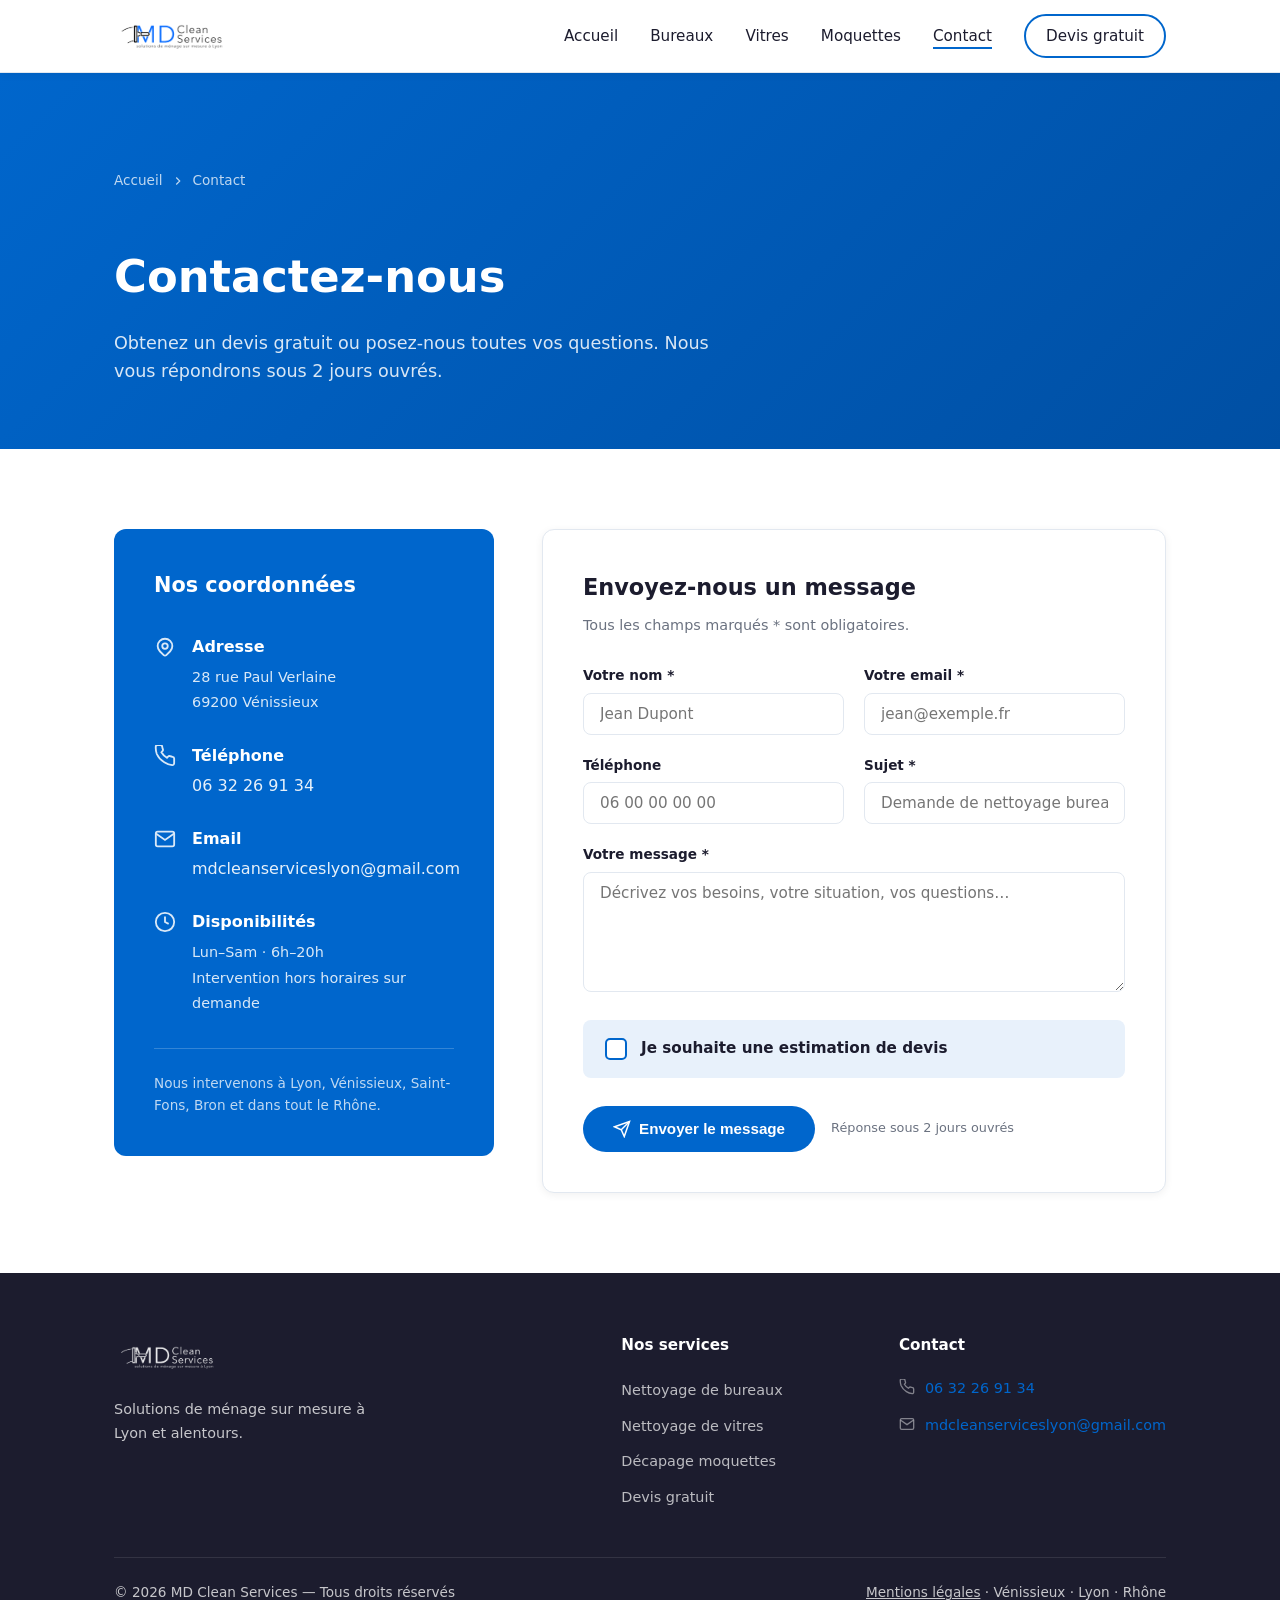
<file: contact.html>
<!DOCTYPE html>
<html lang="fr">
<head>
  <meta charset="UTF-8">
  <meta name="viewport" content="width=device-width, initial-scale=1.0">
  <title>Contact & Devis gratuit – MD Clean Services Lyon</title>
  <meta name="description" content="Contactez MD Clean Services pour un devis de nettoyage gratuit à Lyon et Vénissieux. Formulaire en ligne, téléphone et email.">
  <link rel="canonical" href="https://www.mdcleanservices.com/contact.html">
  <link rel="icon" type="image/png" href="images/logo.png">
  <link rel="stylesheet" href="css/style.css">
  <script src="js/components.js"></script>
</head>
<body>

<site-header></site-header>

<section class="page-hero">
  <div class="container">
    <nav class="breadcrumb" aria-label="Fil d'Ariane">
      <a href="index.html">Accueil</a>
      <svg width="14" height="14" viewBox="0 0 24 24" fill="none" stroke="currentColor" stroke-width="2"><path d="m9 18 6-6-6-6"/></svg>
      <span>Contact</span>
    </nav>
    <h1>Contactez-nous</h1>
    <p>Obtenez un devis gratuit ou posez-nous toutes vos questions. Nous vous répondrons sous 2 jours ouvrés.</p>
  </div>
</section>

<section>
  <div class="container">
    <div class="contact-grid">

      <aside class="contact-info">
        <h3>Nos coordonnées</h3>

        <div class="contact-info-item">
          <svg width="22" height="22" viewBox="0 0 24 24" fill="none" stroke="currentColor" stroke-width="2"><path d="M17.657 16.657L13.414 20.9a1.998 1.998 0 01-2.827 0l-4.244-4.243a8 8 0 1111.314 0z"/><path d="M15 11a3 3 0 11-6 0 3 3 0 016 0z"/></svg>
          <div>
            <strong>Adresse</strong>
            <span>28 rue Paul Verlaine<br>69200 Vénissieux</span>
          </div>
        </div>

        <div class="contact-info-item">
          <svg width="22" height="22" viewBox="0 0 24 24" fill="none" stroke="currentColor" stroke-width="2"><path d="M22 16.92v3a2 2 0 01-2.18 2 19.79 19.79 0 01-8.63-3.07A19.5 19.5 0 013.07 9.82 19.79 19.79 0 012 1.18 2 2 0 013.96 0h3a2 2 0 012 1.72c.127.96.361 1.903.7 2.81a2 2 0 01-.45 2.11L8.09 7.91a16 16 0 006 6l1.27-1.27a2 2 0 012.11-.45c.907.339 1.85.573 2.81.7A2 2 0 0122 14.92z"/></svg>
          <div>
            <strong>Téléphone</strong>
            <a href="tel:0632269134">06 32 26 91 34</a>
          </div>
        </div>

        <div class="contact-info-item">
          <svg width="22" height="22" viewBox="0 0 24 24" fill="none" stroke="currentColor" stroke-width="2"><path d="M4 4h16c1.1 0 2 .9 2 2v12c0 1.1-.9 2-2 2H4c-1.1 0-2-.9-2-2V6c0-1.1.9-2 2-2z"/><polyline points="22,6 12,13 2,6"/></svg>
          <div>
            <strong>Email</strong>
            <a href="mailto:mdcleanserviceslyon@gmail.com">mdcleanserviceslyon@gmail.com</a>
          </div>
        </div>

        <div class="contact-info-item">
          <svg width="22" height="22" viewBox="0 0 24 24" fill="none" stroke="currentColor" stroke-width="2"><circle cx="12" cy="12" r="10"/><polyline points="12 6 12 12 16 14"/></svg>
          <div>
            <strong>Disponibilités</strong>
            <span>Lun–Sam · 6h–20h<br>Intervention hors horaires sur demande</span>
          </div>
        </div>

        <div style="margin-top:32px;padding-top:24px;border-top:1px solid rgba(255,255,255,.2)">
          <p style="font-size:.85rem;opacity:.75;line-height:1.6">
            Nous intervenons à Lyon, Vénissieux, Saint-Fons, Bron et dans tout le Rhône.
          </p>
        </div>
      </aside>

      <div class="form-card">
        <h2 style="font-size:1.4rem;font-weight:700;margin-bottom:8px">Envoyez-nous un message</h2>
        <p style="color:#6b7280;font-size:.9rem;margin-bottom:28px">Tous les champs marqués * sont obligatoires.</p>

        <form
          id="contact-form"
          action="https://formspree.io/f/xkoezrpw"
          method="POST"
          novalidate
        >
          <input type="text" name="_gotcha" style="display:none" tabindex="-1" autocomplete="off">
          <input type="hidden" name="_subject" value="Nouveau message – MD Clean Services">

          <div class="form-row">
            <div class="form-group">
              <label for="nom">Votre nom *</label>
              <input type="text" id="nom" name="nom" required placeholder="Jean Dupont" autocomplete="name">
            </div>
            <div class="form-group">
              <label for="email">Votre email *</label>
              <input type="email" id="email" name="email" required placeholder="jean@exemple.fr" autocomplete="email">
            </div>
          </div>

          <div class="form-row">
            <div class="form-group">
              <label for="telephone">Téléphone</label>
              <input type="tel" id="telephone" name="telephone" placeholder="06 00 00 00 00" autocomplete="tel" pattern="[0-9\s\.\-\+]{10,15}">
            </div>
            <div class="form-group">
              <label for="sujet">Sujet *</label>
              <input type="text" id="sujet" name="sujet" required placeholder="Demande de nettoyage bureaux">
            </div>
          </div>

          <div class="form-group">
            <label for="message">Votre message *</label>
            <textarea id="message" name="message" required placeholder="Décrivez vos besoins, votre situation, vos questions…"></textarea>
          </div>

          <div class="form-group" style="margin-bottom:0">
            <label class="devis-toggle">
              <input type="checkbox" id="devis-check" name="devis_demande" value="oui">
              <span class="devis-toggle-box" aria-hidden="true"></span>
              <span class="devis-toggle-label">Je souhaite une estimation de devis</span>
            </label>
          </div>

          <div class="devis-section" id="devis-section">
            <h4>
              <svg width="18" height="18" viewBox="0 0 24 24" fill="none" stroke="currentColor" stroke-width="2"><path d="M9 7H6a2 2 0 00-2 2v9a2 2 0 002 2h9a2 2 0 002-2v-3M18 2l4 4-10 10H8v-4L18 2z"/></svg>
              Estimation tarifaire indicative
            </h4>

            <div class="devis-select-group">
              <label for="service-select">Type de prestation</label>
              <select id="service-select" name="service">
                <option value="bureaux">Nettoyage de bureaux / locaux</option>
                <option value="vitres">Nettoyage de vitres</option>
                <option value="moquettes">Décapage de moquettes</option>
              </select>
            </div>

            <div class="slider-group">
              <label for="surface-slider">
                Surface à nettoyer
                <span class="slider-value" id="surface-value">100 m²</span>
              </label>
              <input type="range" id="surface-slider" name="surface" min="20" max="500" value="100" step="5">
              <div style="display:flex;justify-content:space-between;font-size:.75rem;color:#6b7280;margin-top:4px">
                <span>20 m²</span><span>500 m²</span>
              </div>
            </div>

            <div class="devis-select-group">
              <label for="freq-select">Fréquence d'interventions par mois</label>
              <select id="freq-select" name="frequence">
                <option value="1">1 fois par mois</option>
                <option value="2">2 fois par mois</option>
                <option value="3" selected>3 fois par mois</option>
                <option value="4">4 fois par mois</option>
                <option value="8">Hebdomadaire (4–5×/mois)</option>
                <option value="20">Quotidien (5j/7)</option>
              </select>
            </div>

            <input type="hidden" id="devis-hidden" name="estimation_devis">

            <div class="devis-result">
              <div class="devis-result-label">Estimation mensuelle</div>
              <div class="devis-result-price" id="devis-price">—</div>
              <div class="devis-result-note">Estimation indicative HT · Devis définitif après visite</div>
            </div>
          </div>

          <div class="form-submit">
            <button type="submit" class="btn btn-primary">
              <svg width="18" height="18" viewBox="0 0 24 24" fill="none" stroke="currentColor" stroke-width="2"><line x1="22" y1="2" x2="11" y2="13"/><polygon points="22 2 15 22 11 13 2 9 22 2"/></svg>
              Envoyer le message
            </button>
            <span style="font-size:.8rem;color:#6b7280">Réponse sous 2 jours ouvrés</span>
          </div>

          <div class="form-message" id="form-message" role="alert"></div>
        </form>
      </div>

    </div>
  </div>
</section>

<site-footer></site-footer>

<script src="js/main.js"></script>
<script src="js/devis.js"></script>

<script src="js/matomo.js"></script>
</body>
</html>
</file>
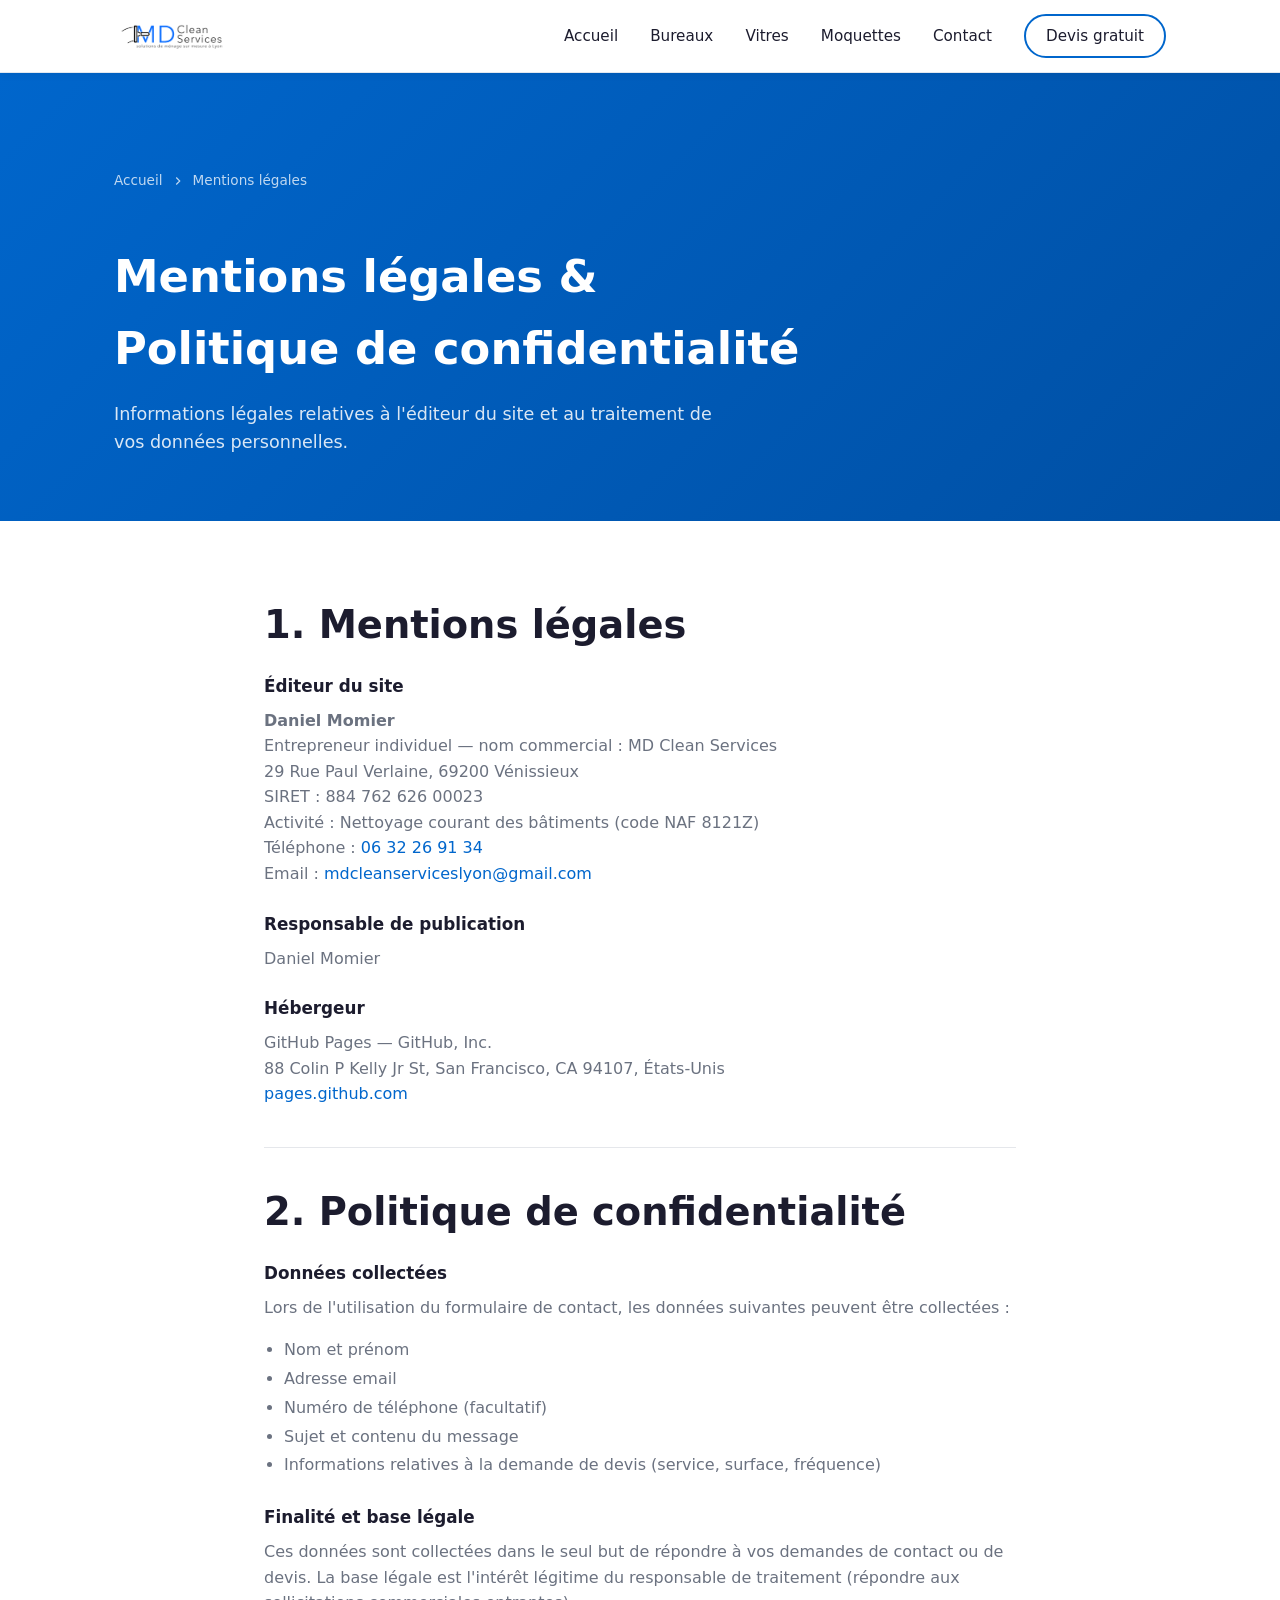
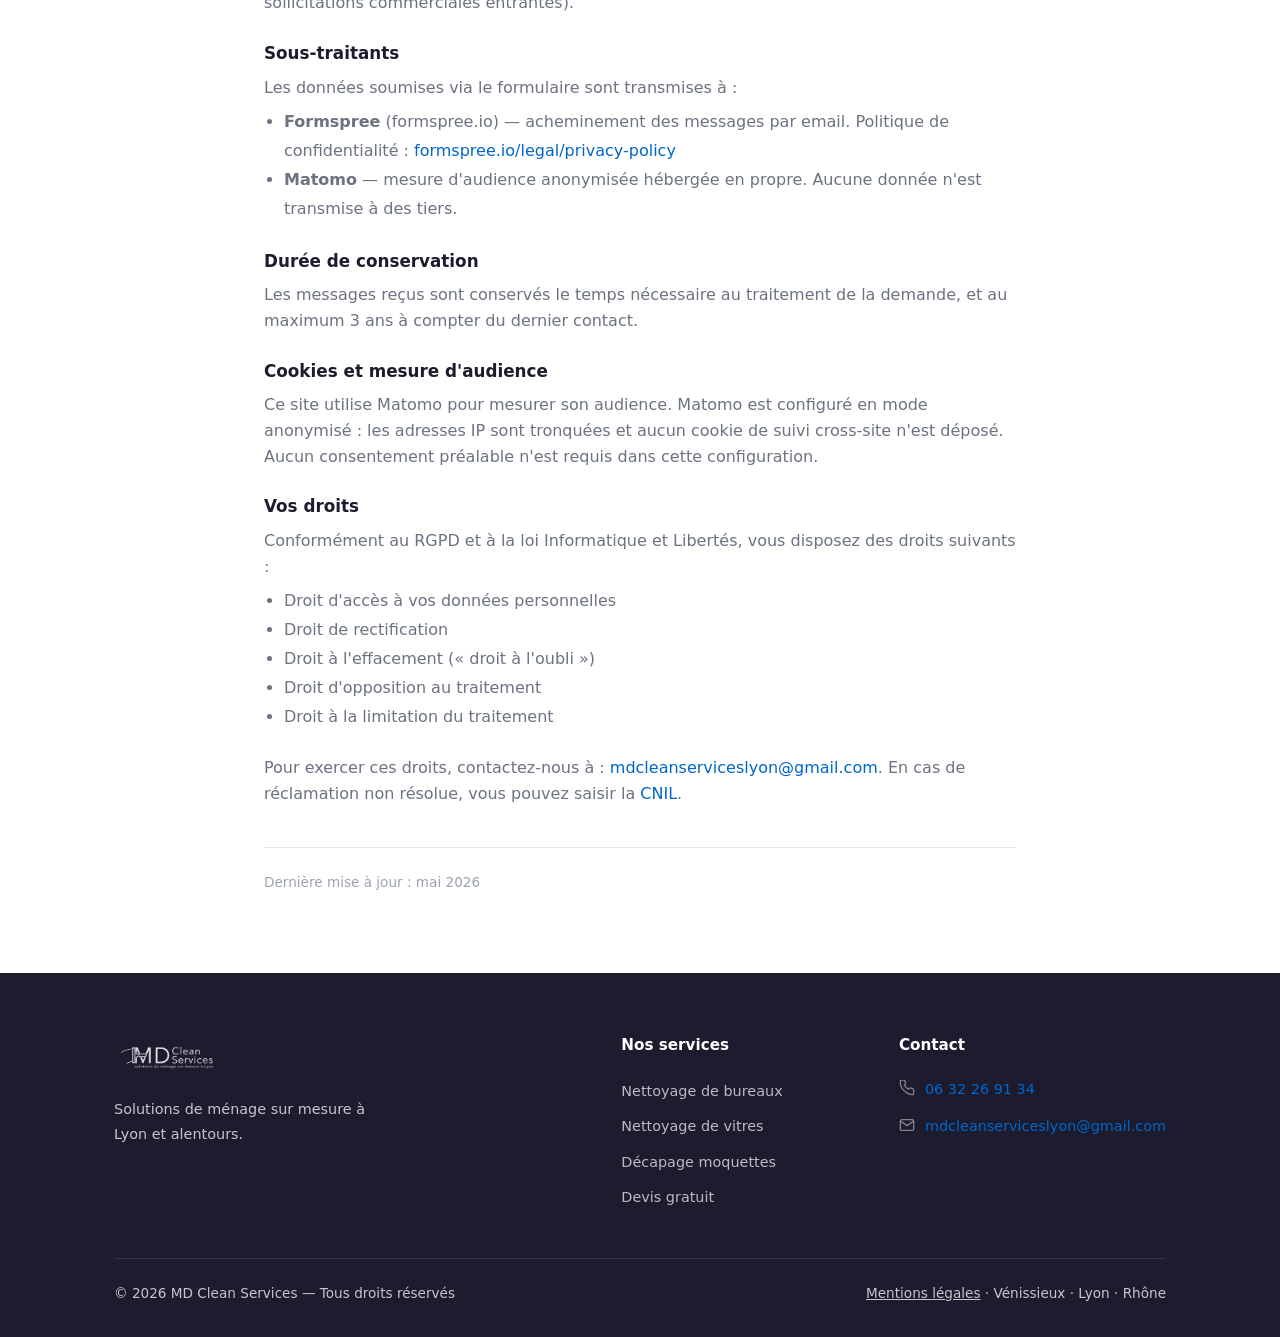
<file: mentions-legales.html>
<!DOCTYPE html>
<html lang="fr">
<head>
  <meta charset="UTF-8">
  <meta name="viewport" content="width=device-width, initial-scale=1.0">
  <title>Mentions légales & Politique de confidentialité – MD Clean Services Lyon</title>
  <meta name="description" content="Mentions légales et politique de confidentialité de MD Clean Services, entreprise de nettoyage à Vénissieux et Lyon.">
  <link rel="canonical" href="https://www.mdcleanservices.com/mentions-legales.html">
  <link rel="icon" type="image/png" href="images/logo.png">
  <link rel="stylesheet" href="css/style.css">
  <script src="js/components.js"></script>
</head>
<body>

<site-header></site-header>

<section class="page-hero">
  <div class="container">
    <nav class="breadcrumb" aria-label="Fil d'Ariane">
      <a href="index.html">Accueil</a>
      <svg width="14" height="14" viewBox="0 0 24 24" fill="none" stroke="currentColor" stroke-width="2"><path d="m9 18 6-6-6-6"/></svg>
      <span>Mentions légales</span>
    </nav>
    <h1>Mentions légales &amp;<br>Politique de confidentialité</h1>
    <p>Informations légales relatives à l'éditeur du site et au traitement de vos données personnelles.</p>
  </div>
</section>

<section>
  <div class="container" style="max-width:800px">

    <h2 class="section-title" style="margin-bottom:24px">1. Mentions légales</h2>

    <h3 style="font-size:1.05rem;margin-bottom:8px;color:var(--dark)">Éditeur du site</h3>
    <p style="color:#6b7280;margin-bottom:24px">
      <strong>Daniel Momier</strong><br>
      Entrepreneur individuel — nom commercial : MD Clean Services<br>
      29 Rue Paul Verlaine, 69200 Vénissieux<br>
      SIRET : 884 762 626 00023<br>
      Activité : Nettoyage courant des bâtiments (code NAF 8121Z)<br>
      Téléphone : <a href="tel:0632269134">06 32 26 91 34</a><br>
      Email : <a href="mailto:mdcleanserviceslyon@gmail.com">mdcleanserviceslyon@gmail.com</a>
    </p>

    <h3 style="font-size:1.05rem;margin-bottom:8px;color:var(--dark)">Responsable de publication</h3>
    <p style="color:#6b7280;margin-bottom:24px">Daniel Momier</p>

    <h3 style="font-size:1.05rem;margin-bottom:8px;color:var(--dark)">Hébergeur</h3>
    <p style="color:#6b7280;margin-bottom:40px">
      GitHub Pages — GitHub, Inc.<br>
      88 Colin P Kelly Jr St, San Francisco, CA 94107, États-Unis<br>
      <a href="https://pages.github.com" target="_blank" rel="noopener">pages.github.com</a>
    </p>

    <hr style="border:none;border-top:1px solid #e5e7eb;margin-bottom:40px">

    <h2 class="section-title" style="margin-bottom:24px">2. Politique de confidentialité</h2>

    <h3 style="font-size:1.05rem;margin-bottom:8px;color:var(--dark)">Données collectées</h3>
    <p style="color:#6b7280;margin-bottom:16px">Lors de l'utilisation du formulaire de contact, les données suivantes peuvent être collectées :</p>
    <ul style="color:#6b7280;margin-bottom:24px;padding-left:20px;line-height:1.8">
      <li>Nom et prénom</li>
      <li>Adresse email</li>
      <li>Numéro de téléphone (facultatif)</li>
      <li>Sujet et contenu du message</li>
      <li>Informations relatives à la demande de devis (service, surface, fréquence)</li>
    </ul>

    <h3 style="font-size:1.05rem;margin-bottom:8px;color:var(--dark)">Finalité et base légale</h3>
    <p style="color:#6b7280;margin-bottom:24px">Ces données sont collectées dans le seul but de répondre à vos demandes de contact ou de devis. La base légale est l'intérêt légitime du responsable de traitement (répondre aux sollicitations commerciales entrantes).</p>

    <h3 style="font-size:1.05rem;margin-bottom:8px;color:var(--dark)">Sous-traitants</h3>
    <p style="color:#6b7280;margin-bottom:8px">Les données soumises via le formulaire sont transmises à :</p>
    <ul style="color:#6b7280;margin-bottom:24px;padding-left:20px;line-height:1.8">
      <li><strong>Formspree</strong> (formspree.io) — acheminement des messages par email. Politique de confidentialité : <a href="https://formspree.io/legal/privacy-policy" target="_blank" rel="noopener">formspree.io/legal/privacy-policy</a></li>
      <li><strong>Matomo</strong> — mesure d'audience anonymisée hébergée en propre. Aucune donnée n'est transmise à des tiers.</li>
    </ul>

    <h3 style="font-size:1.05rem;margin-bottom:8px;color:var(--dark)">Durée de conservation</h3>
    <p style="color:#6b7280;margin-bottom:24px">Les messages reçus sont conservés le temps nécessaire au traitement de la demande, et au maximum 3 ans à compter du dernier contact.</p>

    <h3 style="font-size:1.05rem;margin-bottom:8px;color:var(--dark)">Cookies et mesure d'audience</h3>
    <p style="color:#6b7280;margin-bottom:24px">Ce site utilise Matomo pour mesurer son audience. Matomo est configuré en mode anonymisé : les adresses IP sont tronquées et aucun cookie de suivi cross-site n'est déposé. Aucun consentement préalable n'est requis dans cette configuration.</p>

    <h3 style="font-size:1.05rem;margin-bottom:8px;color:var(--dark)">Vos droits</h3>
    <p style="color:#6b7280;margin-bottom:8px">Conformément au RGPD et à la loi Informatique et Libertés, vous disposez des droits suivants :</p>
    <ul style="color:#6b7280;margin-bottom:24px;padding-left:20px;line-height:1.8">
      <li>Droit d'accès à vos données personnelles</li>
      <li>Droit de rectification</li>
      <li>Droit à l'effacement (« droit à l'oubli »)</li>
      <li>Droit d'opposition au traitement</li>
      <li>Droit à la limitation du traitement</li>
    </ul>
    <p style="color:#6b7280;margin-bottom:40px">Pour exercer ces droits, contactez-nous à : <a href="mailto:mdcleanserviceslyon@gmail.com">mdcleanserviceslyon@gmail.com</a>. En cas de réclamation non résolue, vous pouvez saisir la <a href="https://www.cnil.fr" target="_blank" rel="noopener">CNIL</a>.</p>

    <hr style="border:none;border-top:1px solid #e5e7eb;margin-bottom:24px">
    <p style="color:#9ca3af;font-size:.85rem">Dernière mise à jour : mai 2026</p>

  </div>
</section>

<site-footer></site-footer>

<script src="js/main.js"></script>
<script src="js/matomo.js"></script>
</body>
</html>
</file>
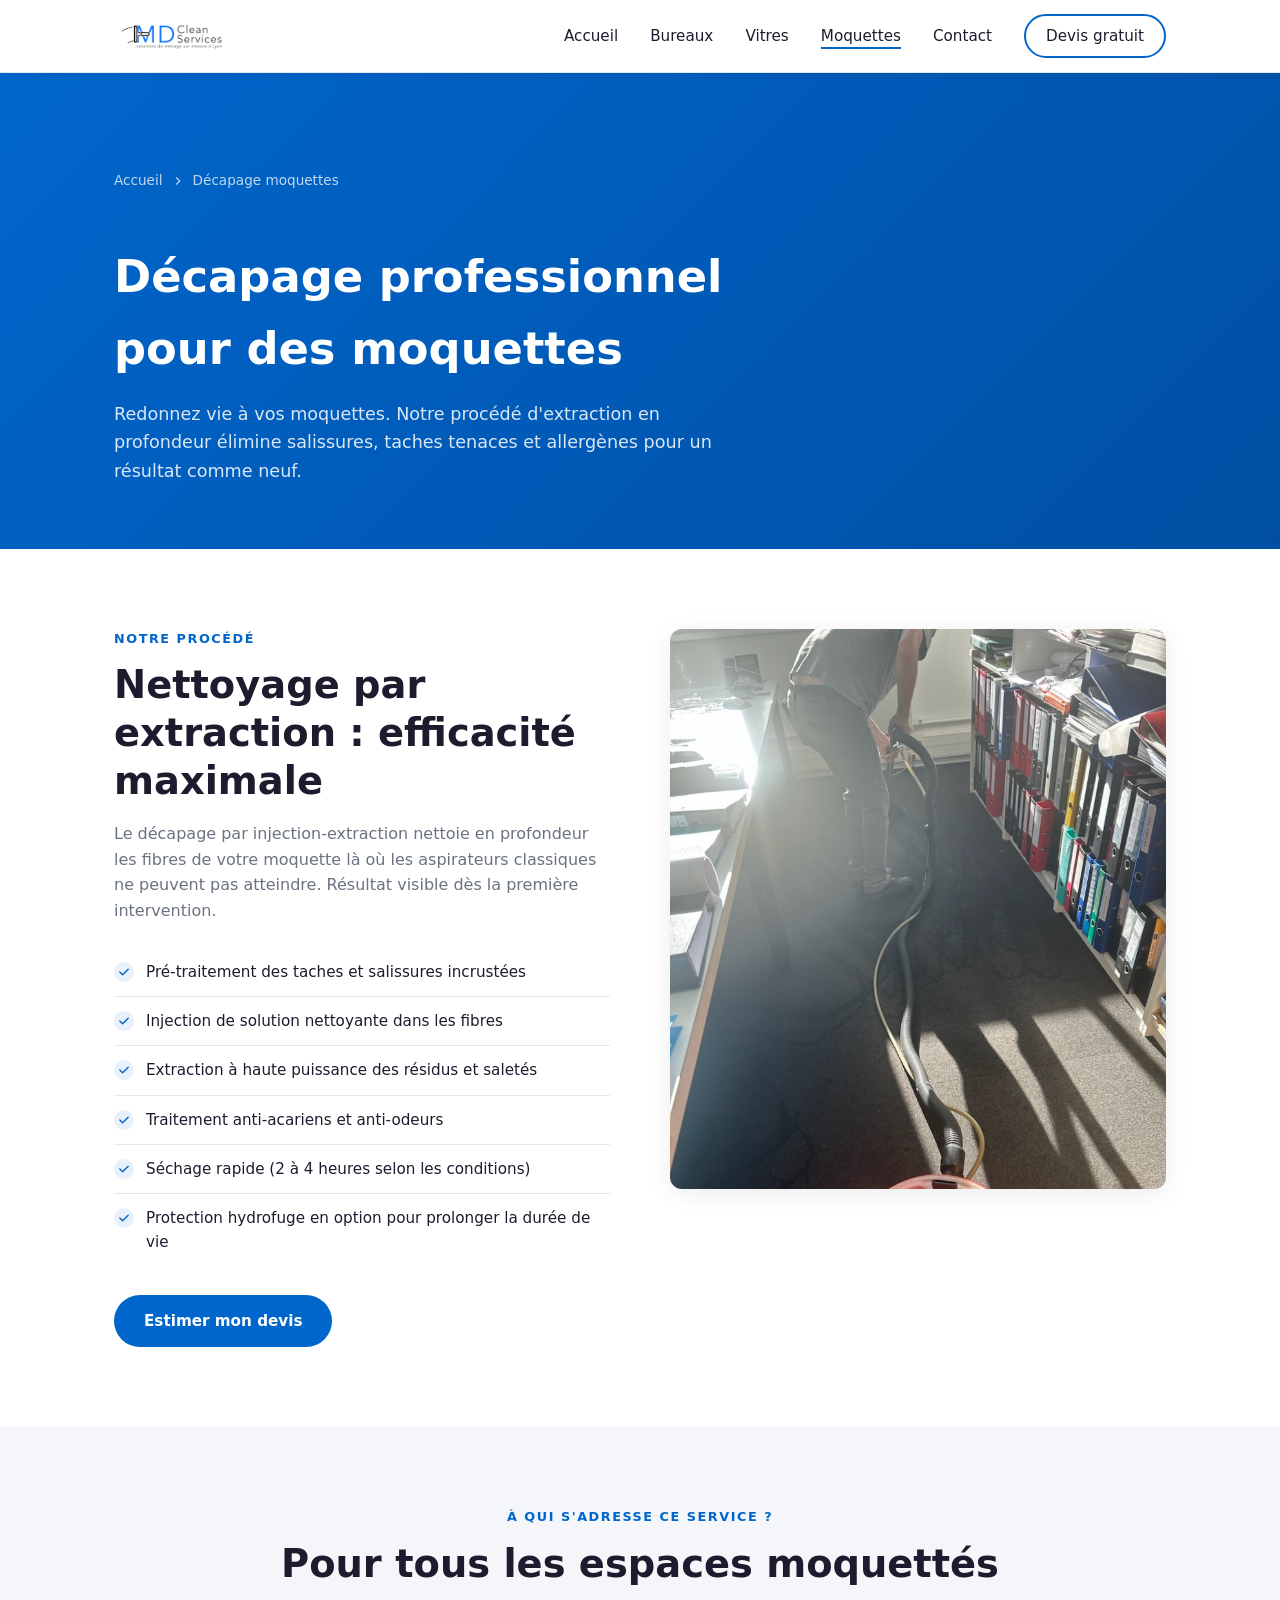
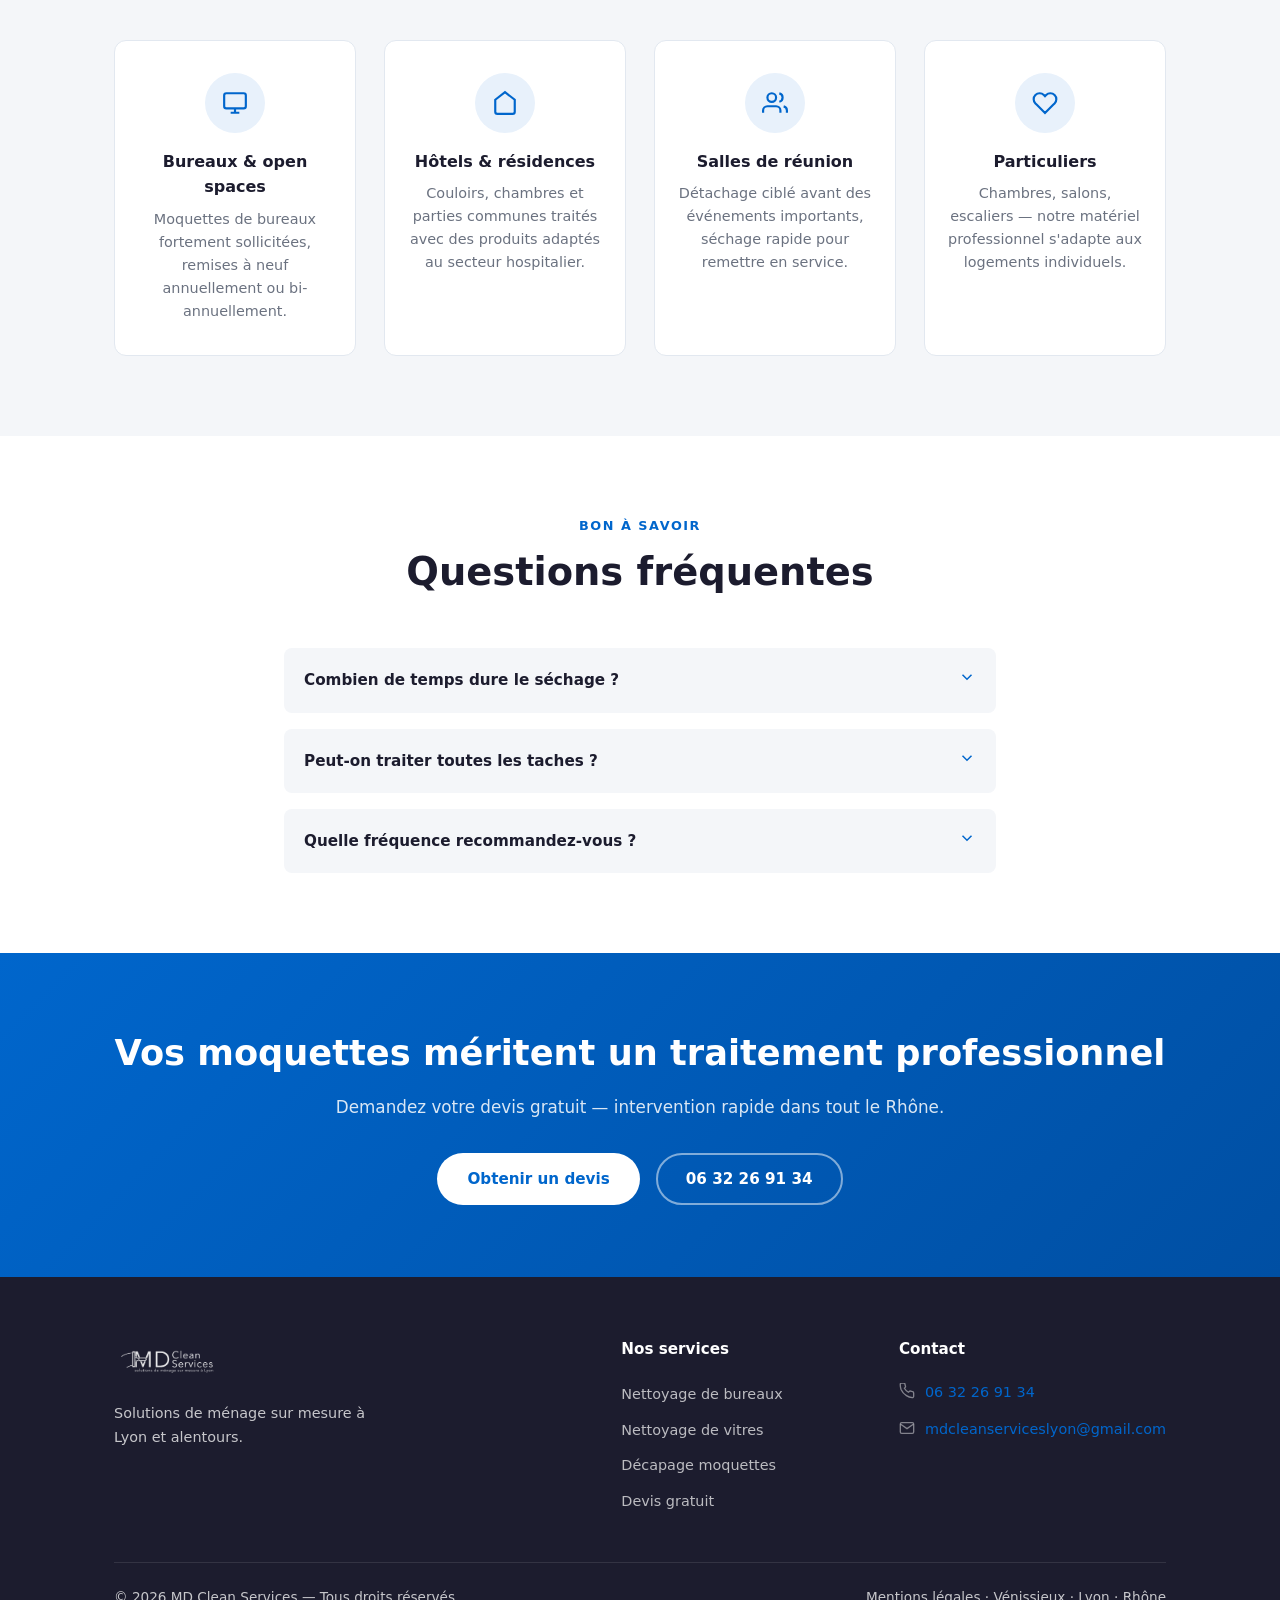
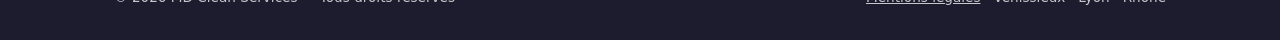
<file: moquettes.html>
<!DOCTYPE html>
<html lang="fr">
<head>
  <meta charset="UTF-8">
  <meta name="viewport" content="width=device-width, initial-scale=1.0">
  <title>Décapage professionnel de moquettes – MD Clean Services Lyon</title>
  <meta name="description" content="MD Clean Services redonne vie à vos moquettes professionnelles à Lyon : extraction en profondeur, détachage, anti-acariens. Devis gratuit.">
  <link rel="canonical" href="https://www.mdcleanservices.com/moquettes.html">
  <link rel="icon" type="image/png" href="images/logo.png">
  <link rel="stylesheet" href="css/style.css">
  <script src="js/components.js"></script>
</head>
<body>

<site-header service="moquettes"></site-header>

<section class="page-hero">
  <div class="container">
    <nav class="breadcrumb" aria-label="Fil d'Ariane">
      <a href="index.html">Accueil</a>
      <svg width="14" height="14" viewBox="0 0 24 24" fill="none" stroke="currentColor" stroke-width="2"><path d="m9 18 6-6-6-6"/></svg>
      <span>Décapage moquettes</span>
    </nav>
    <h1>Décapage professionnel<br>pour des moquettes</h1>
    <p>Redonnez vie à vos moquettes. Notre procédé d'extraction en profondeur élimine salissures, taches tenaces et allergènes pour un résultat comme neuf.</p>
  </div>
</section>

<section>
  <div class="container">
    <div class="detail-grid">
      <div>
        <div class="section-label">Notre procédé</div>
        <h2 class="section-title">Nettoyage par extraction : efficacité maximale</h2>
        <p style="color:#6b7280;margin-bottom:16px">Le décapage par injection-extraction nettoie en profondeur les fibres de votre moquette là où les aspirateurs classiques ne peuvent pas atteindre. Résultat visible dès la première intervention.</p>
        <ul class="detail-list">
          <li>Pré-traitement des taches et salissures incrustées</li>
          <li>Injection de solution nettoyante dans les fibres</li>
          <li>Extraction à haute puissance des résidus et saletés</li>
          <li>Traitement anti-acariens et anti-odeurs</li>
          <li>Séchage rapide (2 à 4 heures selon les conditions)</li>
          <li>Protection hydrofuge en option pour prolonger la durée de vie</li>
        </ul>
        <div style="margin-top:28px">
          <a href="contact.html?service=moquettes&devis=1" class="btn btn-primary">Estimer mon devis</a>
        </div>
      </div>
      <div class="service-image portrait">
        <!-- Photo réelle de l'ami au travail -->
        <img src="images/555633220976903128.jpg" alt="MD Clean Services en intervention — décapage de moquette dans un bureau" loading="lazy">
      </div>
    </div>
  </div>
</section>

<section style="background:#f4f6f9">
  <div class="container">
    <div class="section-header centered">
      <div class="section-label">À qui s'adresse ce service ?</div>
      <h2 class="section-title">Pour tous les espaces moquettés</h2>
    </div>
    <div class="why-grid">
      <div class="why-item">
        <div class="why-icon">
          <svg width="26" height="26" viewBox="0 0 24 24" fill="none" stroke="currentColor" stroke-width="2"><rect x="2" y="3" width="20" height="14" rx="2"/><path d="M8 21h8M12 17v4"/></svg>
        </div>
        <h4>Bureaux & open spaces</h4>
        <p>Moquettes de bureaux fortement sollicitées, remises à neuf annuellement ou bi-annuellement.</p>
      </div>
      <div class="why-item">
        <div class="why-icon">
          <svg width="26" height="26" viewBox="0 0 24 24" fill="none" stroke="currentColor" stroke-width="2"><path d="M3 9l9-7 9 7v11a2 2 0 01-2 2H5a2 2 0 01-2-2z"/></svg>
        </div>
        <h4>Hôtels & résidences</h4>
        <p>Couloirs, chambres et parties communes traités avec des produits adaptés au secteur hospitalier.</p>
      </div>
      <div class="why-item">
        <div class="why-icon">
          <svg width="26" height="26" viewBox="0 0 24 24" fill="none" stroke="currentColor" stroke-width="2"><path d="M17 21v-2a4 4 0 00-4-4H5a4 4 0 00-4 4v2"/><circle cx="9" cy="7" r="4"/><path d="M23 21v-2a4 4 0 00-3-3.87M16 3.13a4 4 0 010 7.75"/></svg>
        </div>
        <h4>Salles de réunion</h4>
        <p>Détachage ciblé avant des événements importants, séchage rapide pour remettre en service.</p>
      </div>
      <div class="why-item">
        <div class="why-icon">
          <svg width="26" height="26" viewBox="0 0 24 24" fill="none" stroke="currentColor" stroke-width="2"><path d="M20.84 4.61a5.5 5.5 0 00-7.78 0L12 5.67l-1.06-1.06a5.5 5.5 0 00-7.78 7.78l1.06 1.06L12 21.23l7.78-7.78 1.06-1.06a5.5 5.5 0 000-7.78z"/></svg>
        </div>
        <h4>Particuliers</h4>
        <p>Chambres, salons, escaliers — notre matériel professionnel s'adapte aux logements individuels.</p>
      </div>
    </div>
  </div>
</section>

<section>
  <div class="container" style="max-width:760px">
    <div class="section-header centered">
      <div class="section-label">Bon à savoir</div>
      <h2 class="section-title">Questions fréquentes</h2>
    </div>
    <div style="display:flex;flex-direction:column;gap:16px">
      <details style="background:#f4f6f9;border-radius:8px;padding:20px;cursor:pointer">
        <summary style="font-weight:700;font-size:.95rem;list-style:none;display:flex;justify-content:space-between">
          Combien de temps dure le séchage ?
          <svg width="18" height="18" viewBox="0 0 24 24" fill="none" stroke="#0066cc" stroke-width="2"><path d="m6 9 6 6 6-6"/></svg>
        </summary>
        <p style="margin-top:12px;font-size:.9rem;color:#6b7280">En général 2 à 4 heures selon l'épaisseur de la moquette, la ventilation et la température ambiante. Nous intervenons le soir ou le week-end pour que la moquette soit sèche à la reprise de votre activité.</p>
      </details>
      <details style="background:#f4f6f9;border-radius:8px;padding:20px;cursor:pointer">
        <summary style="font-weight:700;font-size:.95rem;list-style:none;display:flex;justify-content:space-between">
          Peut-on traiter toutes les taches ?
          <svg width="18" height="18" viewBox="0 0 24 24" fill="none" stroke="#0066cc" stroke-width="2"><path d="m6 9 6 6 6-6"/></svg>
        </summary>
        <p style="margin-top:12px;font-size:.9rem;color:#6b7280">La grande majorité des taches (café, encre, graisse, boue) disparaissent avec notre pré-traitement. Les taches anciennes ou les dommages structurels peuvent nécessiter un traitement spécifique discuté lors du devis.</p>
      </details>
      <details style="background:#f4f6f9;border-radius:8px;padding:20px;cursor:pointer">
        <summary style="font-weight:700;font-size:.95rem;list-style:none;display:flex;justify-content:space-between">
          Quelle fréquence recommandez-vous ?
          <svg width="18" height="18" viewBox="0 0 24 24" fill="none" stroke="#0066cc" stroke-width="2"><path d="m6 9 6 6 6-6"/></svg>
        </summary>
        <p style="margin-top:12px;font-size:.9rem;color:#6b7280">Pour des bureaux avec trafic moyen : 1 à 2 fois par an. Pour des espaces à fort passage (hall, couloirs) : tous les 3 à 4 mois. Nous vous conseillons la fréquence adaptée lors de la visite d'évaluation.</p>
      </details>
    </div>
  </div>
</section>

<section class="cta-band">
  <div class="container">
    <h2>Vos moquettes méritent un traitement professionnel</h2>
    <p>Demandez votre devis gratuit — intervention rapide dans tout le Rhône.</p>
    <div style="display:flex;gap:16px;justify-content:center;flex-wrap:wrap">
      <a href="contact.html?service=moquettes&devis=1" class="btn btn-white">Obtenir un devis</a>
      <a href="tel:0632269134" class="btn" style="border:2px solid rgba(255,255,255,.5);color:#fff">06 32 26 91 34</a>
    </div>
  </div>
</section>

<site-footer></site-footer>

<script src="js/main.js"></script>

<script src="js/matomo.js"></script>
</body>
</html>
</file>
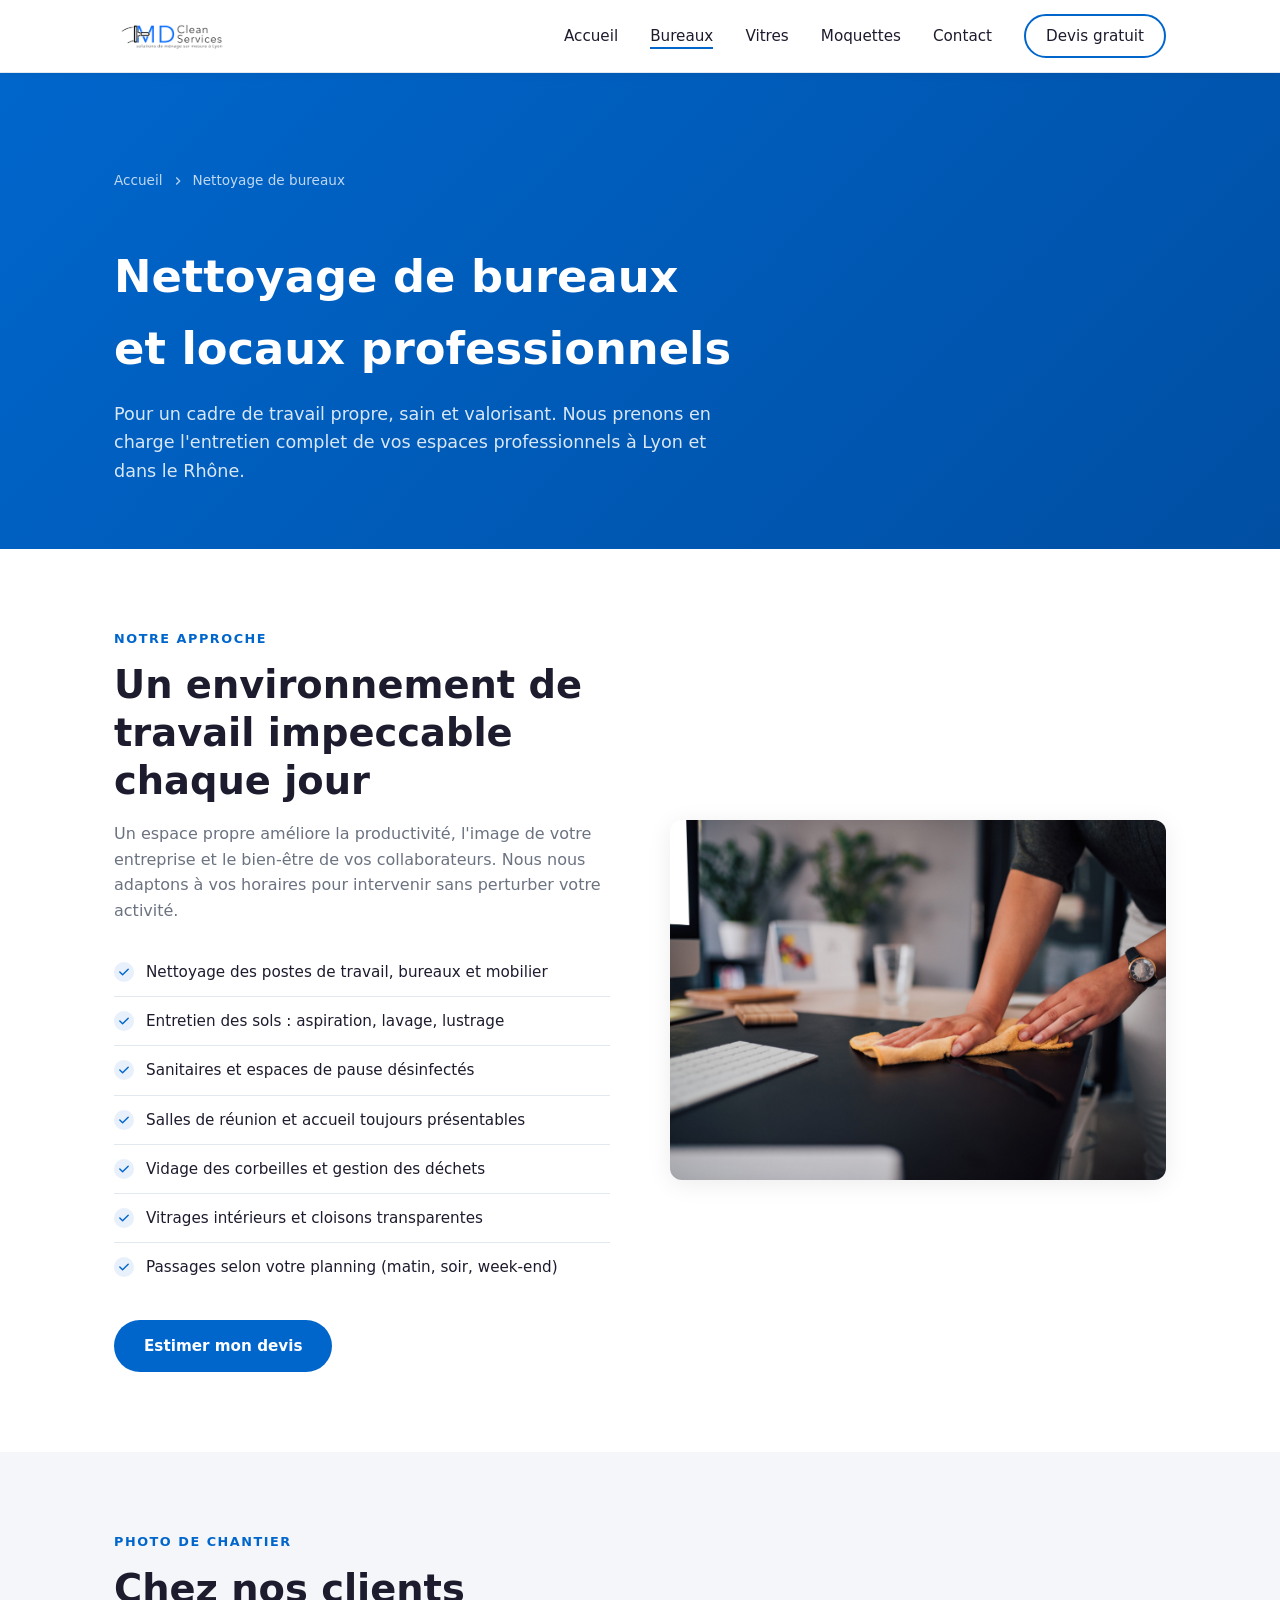
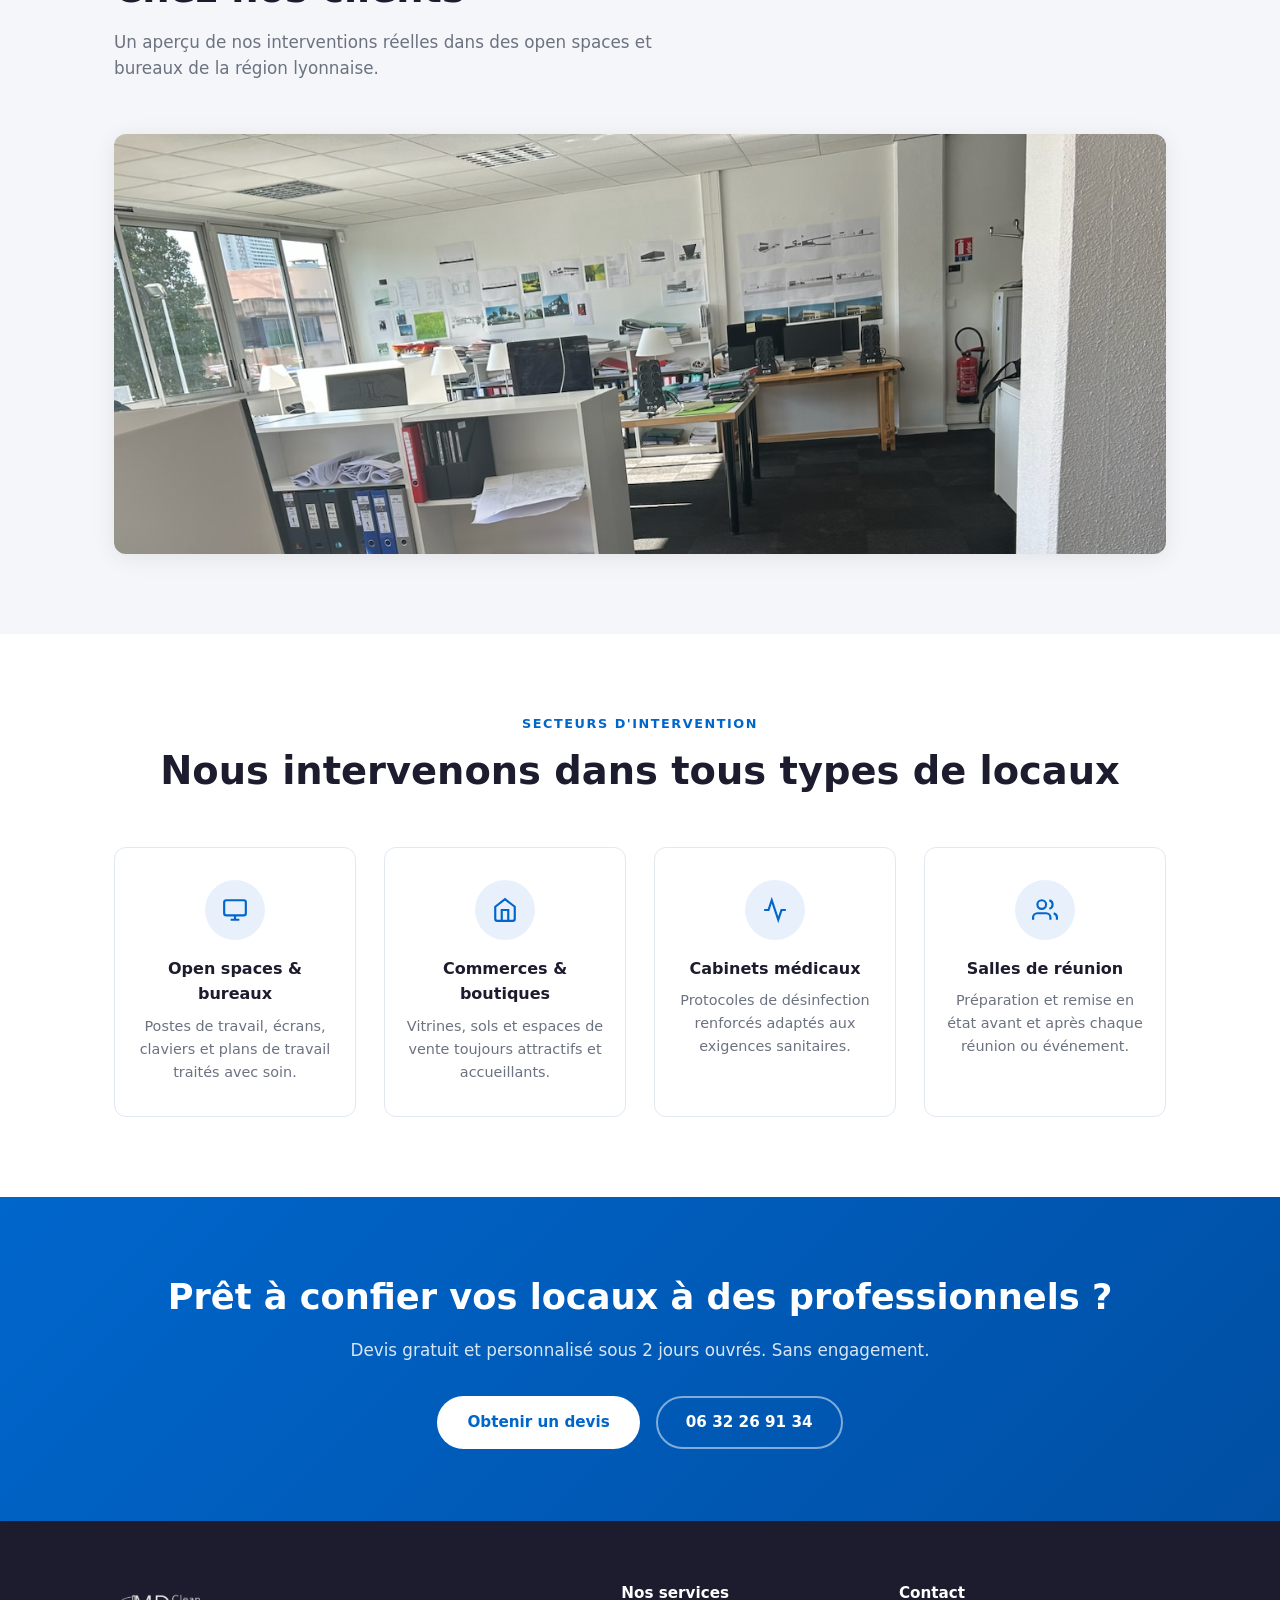
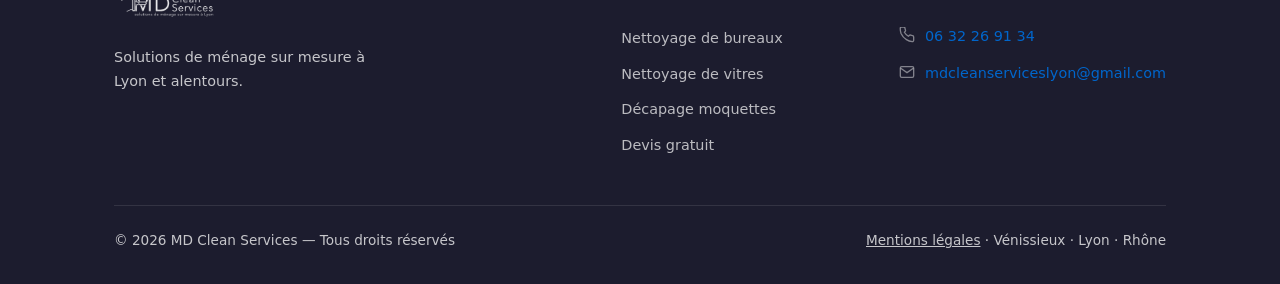
<file: nettoyage-bureaux.html>
<!DOCTYPE html>
<html lang="fr">
<head>
  <meta charset="UTF-8">
  <meta name="viewport" content="width=device-width, initial-scale=1.0">
  <title>Nettoyage de bureaux et locaux professionnels – MD Clean Services Lyon</title>
  <meta name="description" content="MD Clean Services assure le nettoyage de vos bureaux, locaux commerciaux et espaces professionnels à Lyon. Intervention régulière ou ponctuelle, devis gratuit.">
  <link rel="canonical" href="https://www.mdcleanservices.com/nettoyage-bureaux.html">
  <link rel="icon" type="image/png" href="images/logo.png">
  <link rel="stylesheet" href="css/style.css">
  <script src="js/components.js"></script>
</head>
<body>

<site-header service="bureaux"></site-header>

<section class="page-hero">
  <div class="container">
    <nav class="breadcrumb" aria-label="Fil d'Ariane">
      <a href="index.html">Accueil</a>
      <svg width="14" height="14" viewBox="0 0 24 24" fill="none" stroke="currentColor" stroke-width="2"><path d="m9 18 6-6-6-6"/></svg>
      <span>Nettoyage de bureaux</span>
    </nav>
    <h1>Nettoyage de bureaux<br>et locaux professionnels</h1>
    <p>Pour un cadre de travail propre, sain et valorisant. Nous prenons en charge l'entretien complet de vos espaces professionnels à Lyon et dans le Rhône.</p>
  </div>
</section>

<section>
  <div class="container">
    <div class="detail-grid">
      <div>
        <div class="section-label">Notre approche</div>
        <h2 class="section-title">Un environnement de travail impeccable chaque jour</h2>
        <p style="color:#6b7280;margin-bottom:16px">Un espace propre améliore la productivité, l'image de votre entreprise et le bien-être de vos collaborateurs. Nous nous adaptons à vos horaires pour intervenir sans perturber votre activité.</p>
        <ul class="detail-list">
          <li>Nettoyage des postes de travail, bureaux et mobilier</li>
          <li>Entretien des sols : aspiration, lavage, lustrage</li>
          <li>Sanitaires et espaces de pause désinfectés</li>
          <li>Salles de réunion et accueil toujours présentables</li>
          <li>Vidage des corbeilles et gestion des déchets</li>
          <li>Vitrages intérieurs et cloisons transparentes</li>
          <li>Passages selon votre planning (matin, soir, week-end)</li>
        </ul>
        <div style="margin-top:28px">
          <a href="contact.html?service=bureaux&devis=1" class="btn btn-primary">Estimer mon devis</a>
        </div>
      </div>
      <div class="service-image">
        <img src="images/iStock-1163707153-scaled.jpg" alt="Professionnel du nettoyage essuyant un bureau en open space" loading="lazy">
      </div>
    </div>
  </div>
</section>

<section style="background:#f4f6f9">
  <div class="container">
    <div class="section-header">
      <div class="section-label">Photo de chantier</div>
      <h2 class="section-title">Chez nos clients</h2>
      <p class="section-subtitle">Un aperçu de nos interventions réelles dans des open spaces et bureaux de la région lyonnaise.</p>
    </div>
    <div style="border-radius:12px;overflow:hidden;box-shadow:0 4px 24px rgba(0,0,0,.08);max-height:420px">
      <img src="images/1717599167573103261.jpg" alt="Open space professionnel entretenu par MD Clean Services" style="width:100%;height:420px;object-fit:cover;object-position:center top" loading="lazy">
    </div>
  </div>
</section>

<section>
  <div class="container">
    <div class="section-header centered">
      <div class="section-label">Secteurs d'intervention</div>
      <h2 class="section-title">Nous intervenons dans tous types de locaux</h2>
    </div>
    <div class="why-grid">
      <div class="why-item">
        <div class="why-icon">
          <svg width="26" height="26" viewBox="0 0 24 24" fill="none" stroke="currentColor" stroke-width="2"><rect x="2" y="3" width="20" height="14" rx="2"/><path d="M8 21h8M12 17v4"/></svg>
        </div>
        <h4>Open spaces & bureaux</h4>
        <p>Postes de travail, écrans, claviers et plans de travail traités avec soin.</p>
      </div>
      <div class="why-item">
        <div class="why-icon">
          <svg width="26" height="26" viewBox="0 0 24 24" fill="none" stroke="currentColor" stroke-width="2"><path d="M3 9l9-7 9 7v11a2 2 0 01-2 2H5a2 2 0 01-2-2z"/><polyline points="9 22 9 12 15 12 15 22"/></svg>
        </div>
        <h4>Commerces & boutiques</h4>
        <p>Vitrines, sols et espaces de vente toujours attractifs et accueillants.</p>
      </div>
      <div class="why-item">
        <div class="why-icon">
          <svg width="26" height="26" viewBox="0 0 24 24" fill="none" stroke="currentColor" stroke-width="2"><path d="M22 12h-4l-3 9L9 3l-3 9H2"/></svg>
        </div>
        <h4>Cabinets médicaux</h4>
        <p>Protocoles de désinfection renforcés adaptés aux exigences sanitaires.</p>
      </div>
      <div class="why-item">
        <div class="why-icon">
          <svg width="26" height="26" viewBox="0 0 24 24" fill="none" stroke="currentColor" stroke-width="2"><path d="M17 21v-2a4 4 0 00-4-4H5a4 4 0 00-4 4v2"/><circle cx="9" cy="7" r="4"/><path d="M23 21v-2a4 4 0 00-3-3.87"/><path d="M16 3.13a4 4 0 010 7.75"/></svg>
        </div>
        <h4>Salles de réunion</h4>
        <p>Préparation et remise en état avant et après chaque réunion ou événement.</p>
      </div>
    </div>
  </div>
</section>

<section class="cta-band">
  <div class="container">
    <h2>Prêt à confier vos locaux à des professionnels ?</h2>
    <p>Devis gratuit et personnalisé sous 2 jours ouvrés. Sans engagement.</p>
    <div style="display:flex;gap:16px;justify-content:center;flex-wrap:wrap">
      <a href="contact.html?service=bureaux&devis=1" class="btn btn-white">Obtenir un devis</a>
      <a href="tel:0632269134" class="btn" style="border:2px solid rgba(255,255,255,.5);color:#fff">06 32 26 91 34</a>
    </div>
  </div>
</section>

<site-footer></site-footer>

<script src="js/main.js"></script>

<script src="js/matomo.js"></script>
</body>
</html>
</file>
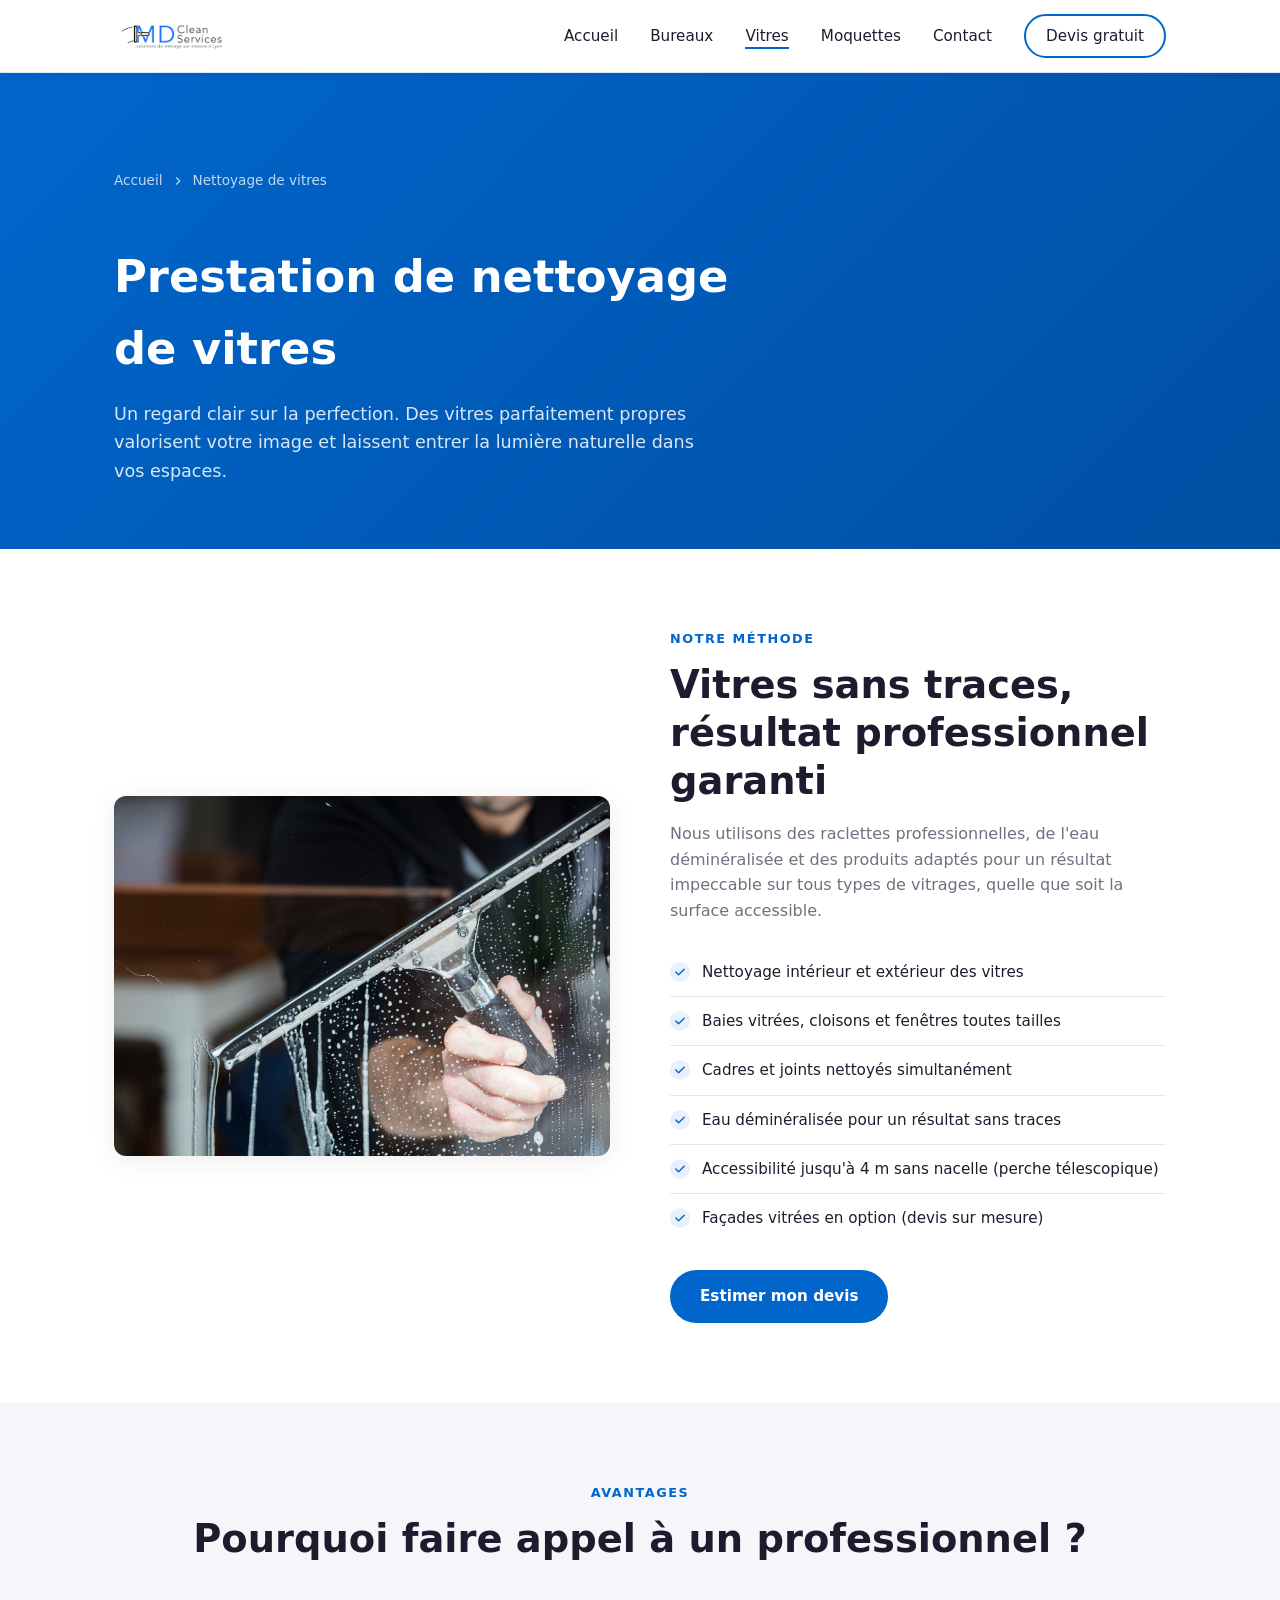
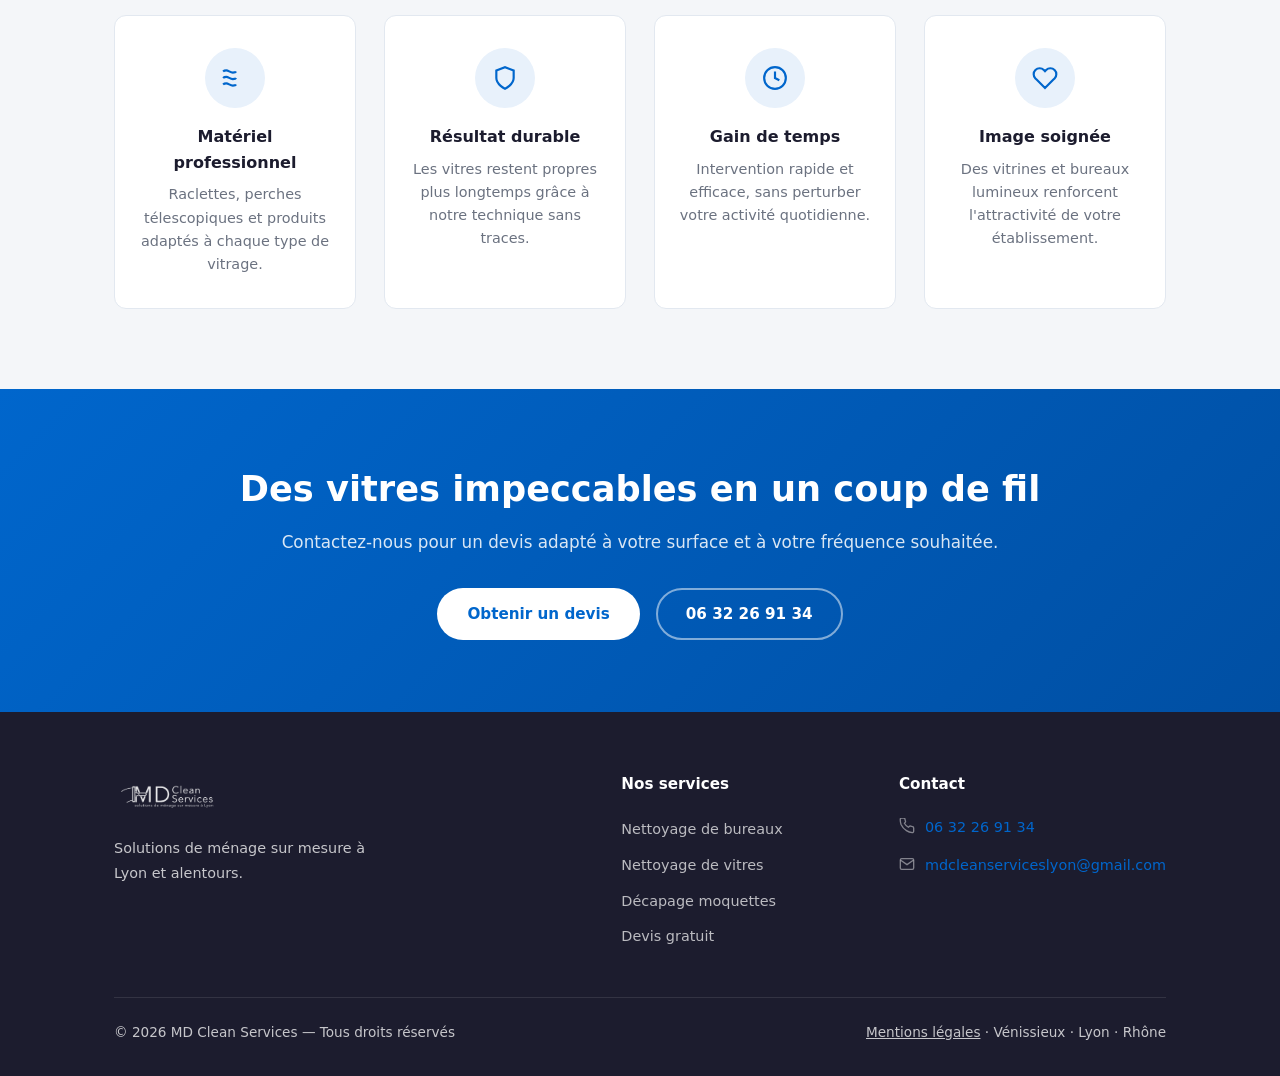
<file: nettoyage-vitres.html>
<!DOCTYPE html>
<html lang="fr">
<head>
  <meta charset="UTF-8">
  <meta name="viewport" content="width=device-width, initial-scale=1.0">
  <title>Nettoyage de vitres professionnel – MD Clean Services Lyon</title>
  <meta name="description" content="Nettoyage de vitres, baies vitrées et façades pour professionnels et particuliers à Lyon. Résultat impeccable, sans traces. Devis gratuit.">
  <link rel="canonical" href="https://www.mdcleanservices.com/nettoyage-vitres.html">
  <link rel="icon" type="image/png" href="images/logo.png">
  <link rel="stylesheet" href="css/style.css">
  <script src="js/components.js"></script>
</head>
<body>

<site-header service="vitres"></site-header>

<section class="page-hero">
  <div class="container">
    <nav class="breadcrumb" aria-label="Fil d'Ariane">
      <a href="index.html">Accueil</a>
      <svg width="14" height="14" viewBox="0 0 24 24" fill="none" stroke="currentColor" stroke-width="2"><path d="m9 18 6-6-6-6"/></svg>
      <span>Nettoyage de vitres</span>
    </nav>
    <h1>Prestation de nettoyage<br>de vitres</h1>
    <p>Un regard clair sur la perfection. Des vitres parfaitement propres valorisent votre image et laissent entrer la lumière naturelle dans vos espaces.</p>
  </div>
</section>

<section>
  <div class="container">
    <div class="detail-grid reverse">
      <div>
        <div class="section-label">Notre méthode</div>
        <h2 class="section-title">Vitres sans traces, résultat professionnel garanti</h2>
        <p style="color:#6b7280;margin-bottom:16px">Nous utilisons des raclettes professionnelles, de l'eau déminéralisée et des produits adaptés pour un résultat impeccable sur tous types de vitrages, quelle que soit la surface accessible.</p>
        <ul class="detail-list">
          <li>Nettoyage intérieur et extérieur des vitres</li>
          <li>Baies vitrées, cloisons et fenêtres toutes tailles</li>
          <li>Cadres et joints nettoyés simultanément</li>
          <li>Eau déminéralisée pour un résultat sans traces</li>
          <li>Accessibilité jusqu'à 4 m sans nacelle (perche télescopique)</li>
          <li>Façades vitrées en option (devis sur mesure)</li>
        </ul>
        <div style="margin-top:28px">
          <a href="contact.html?service=vitres&devis=1" class="btn btn-primary">Estimer mon devis</a>
        </div>
      </div>
      <div class="service-image">
        <img src="images/iStock-1044454168.jpg" alt="Nettoyage professionnel de vitre avec raclette" loading="lazy">
      </div>
    </div>
  </div>
</section>

<section style="background:#f4f6f9">
  <div class="container">
    <div class="section-header centered">
      <div class="section-label">Avantages</div>
      <h2 class="section-title">Pourquoi faire appel à un professionnel ?</h2>
    </div>
    <div class="why-grid">
      <div class="why-item">
        <div class="why-icon">
          <svg width="26" height="26" viewBox="0 0 24 24" fill="none" stroke="currentColor" stroke-width="2"><path d="M1 6s1-1 3-1 3.5 2 6 2 3-1 3-1M1 12s1-1 3-1 3.5 2 6 2 3-1 3-1M1 18s1-1 3-1 3.5 2 6 2 3-1 3-1"/></svg>
        </div>
        <h4>Matériel professionnel</h4>
        <p>Raclettes, perches télescopiques et produits adaptés à chaque type de vitrage.</p>
      </div>
      <div class="why-item">
        <div class="why-icon">
          <svg width="26" height="26" viewBox="0 0 24 24" fill="none" stroke="currentColor" stroke-width="2"><path d="M12 22s8-4 8-10V5l-8-3-8 3v7c0 6 8 10 8 10z"/></svg>
        </div>
        <h4>Résultat durable</h4>
        <p>Les vitres restent propres plus longtemps grâce à notre technique sans traces.</p>
      </div>
      <div class="why-item">
        <div class="why-icon">
          <svg width="26" height="26" viewBox="0 0 24 24" fill="none" stroke="currentColor" stroke-width="2"><circle cx="12" cy="12" r="10"/><polyline points="12 6 12 12 16 14"/></svg>
        </div>
        <h4>Gain de temps</h4>
        <p>Intervention rapide et efficace, sans perturber votre activité quotidienne.</p>
      </div>
      <div class="why-item">
        <div class="why-icon">
          <svg width="26" height="26" viewBox="0 0 24 24" fill="none" stroke="currentColor" stroke-width="2"><path d="M20.84 4.61a5.5 5.5 0 00-7.78 0L12 5.67l-1.06-1.06a5.5 5.5 0 00-7.78 7.78l1.06 1.06L12 21.23l7.78-7.78 1.06-1.06a5.5 5.5 0 000-7.78z"/></svg>
        </div>
        <h4>Image soignée</h4>
        <p>Des vitrines et bureaux lumineux renforcent l'attractivité de votre établissement.</p>
      </div>
    </div>
  </div>
</section>

<section class="cta-band">
  <div class="container">
    <h2>Des vitres impeccables en un coup de fil</h2>
    <p>Contactez-nous pour un devis adapté à votre surface et à votre fréquence souhaitée.</p>
    <div style="display:flex;gap:16px;justify-content:center;flex-wrap:wrap">
      <a href="contact.html?service=vitres&devis=1" class="btn btn-white">Obtenir un devis</a>
      <a href="tel:0632269134" class="btn" style="border:2px solid rgba(255,255,255,.5);color:#fff">06 32 26 91 34</a>
    </div>
  </div>
</section>

<site-footer></site-footer>

<script src="js/main.js"></script>

<script src="js/matomo.js"></script>
</body>
</html>
</file>
<file: css/style.css>
/* ===== RESET & BASE ===== */
*, *::before, *::after { box-sizing: border-box; margin: 0; padding: 0; }

:root {
  --blue: #0066cc;
  --blue-dark: #004fa3;
  --blue-light: #e8f1fb;
  --dark: #1c1c2e;
  --gray: #6b7280;
  --gray-light: #f4f6f9;
  --white: #ffffff;
  --border: #e2e8f0;
  --shadow: 0 4px 24px rgba(0,0,0,.08);
  --shadow-sm: 0 2px 8px rgba(0,0,0,.06);
  --radius: 12px;
  --radius-sm: 8px;
  --transition: .25s ease;
  --font: 'Segoe UI', system-ui, -apple-system, sans-serif;
}

html { scroll-behavior: smooth; font-size: 16px; }

body {
  font-family: var(--font);
  color: var(--dark);
  line-height: 1.6;
  background: var(--white);
}

img { max-width: 100%; height: auto; display: block; }
a { color: var(--blue); text-decoration: none; transition: color var(--transition); }
a:hover { color: var(--blue-dark); }

.container {
  max-width: 1100px;
  margin: 0 auto;
  padding: 0 24px;
}

/* ===== BOUTONS ===== */
.btn {
  display: inline-flex;
  align-items: center;
  gap: 8px;
  padding: 12px 28px;
  border-radius: 50px;
  font-size: .95rem;
  font-weight: 600;
  cursor: pointer;
  border: 2px solid transparent;
  transition: all var(--transition);
  text-decoration: none;
}

.btn-primary {
  background: var(--blue);
  color: var(--white);
}
.btn-primary:hover {
  background: var(--blue-dark);
  color: var(--white);
  transform: translateY(-2px);
  box-shadow: 0 6px 20px rgba(0,102,204,.3);
}

.btn-outline {
  background: transparent;
  color: var(--blue);
  border-color: var(--blue);
}
.btn-outline:hover {
  background: var(--blue);
  color: var(--white);
  transform: translateY(-2px);
}

.btn-white {
  background: var(--white);
  color: var(--blue);
}
.btn-white:hover {
  background: var(--blue-light);
  color: var(--blue-dark);
  transform: translateY(-2px);
}

/* ===== HEADER / NAV ===== */
header {
  position: sticky;
  top: 0;
  z-index: 100;
  background: var(--white);
  border-bottom: 1px solid var(--border);
  box-shadow: var(--shadow-sm);
}

nav {
  display: flex;
  align-items: center;
  justify-content: space-between;
  height: 72px;
}

.nav-logo img {
  height: 52px;
  width: auto;
}

.nav-links {
  display: flex;
  align-items: center;
  gap: 32px;
  list-style: none;
}

.nav-links a {
  color: var(--dark);
  font-weight: 500;
  font-size: .95rem;
  position: relative;
}

.nav-links a:not(.btn)::after {
  content: '';
  position: absolute;
  left: 0; bottom: -4px;
  width: 0; height: 2px;
  background: var(--blue);
  transition: width var(--transition);
}

.nav-links a:not(.btn):hover::after,
.nav-links a:not(.btn).active::after { width: 100%; }
.nav-links a:not(.btn):hover { color: var(--blue); }

/* Le bouton CTA de la nav garde ses propres couleurs */
.nav-links .btn { position: static; }

.nav-burger {
  display: none;
  background: none;
  border: none;
  cursor: pointer;
  padding: 8px;
}

.nav-burger span {
  display: block;
  width: 24px;
  height: 2px;
  background: var(--dark);
  margin: 5px 0;
  transition: all var(--transition);
}

/* ===== HERO ===== */
.hero {
  background: linear-gradient(135deg, #0066cc 0%, #004fa3 60%, #003580 100%);
  color: var(--white);
  padding: 96px 0 80px;
  text-align: center;
  position: relative;
  overflow: hidden;
}

.hero::before {
  content: '';
  position: absolute;
  inset: 0;
  background: url("data:image/svg+xml,%3Csvg width='60' height='60' viewBox='0 0 60 60' xmlns='http://www.w3.org/2000/svg'%3E%3Cg fill='none' fill-rule='evenodd'%3E%3Cg fill='%23ffffff' fill-opacity='0.04'%3E%3Cpath d='M36 34v-4h-2v4h-4v2h4v4h2v-4h4v-2h-4zm0-30V0h-2v4h-4v2h4v4h2V6h4V4h-4zM6 34v-4H4v4H0v2h4v4h2v-4h4v-2H6zM6 4V0H4v4H0v2h4v4h2V6h4V4H6z'/%3E%3C/g%3E%3C/g%3E%3C/svg%3E");
}

.hero-content { position: relative; }

.hero h1 {
  font-size: clamp(2rem, 5vw, 3.2rem);
  font-weight: 800;
  line-height: 1.2;
  margin-bottom: 20px;
}

.hero h1 span { color: #7ec8e3; }

.hero p {
  font-size: 1.15rem;
  opacity: .9;
  max-width: 560px;
  margin: 0 auto 36px;
}

.hero-cta {
  display: flex;
  gap: 16px;
  justify-content: center;
  flex-wrap: wrap;
}

.hero-badges {
  display: flex;
  gap: 24px;
  justify-content: center;
  flex-wrap: wrap;
  margin-top: 48px;
  padding-top: 40px;
  border-top: 1px solid rgba(255,255,255,.2);
}

.hero-badge {
  display: flex;
  align-items: center;
  gap: 10px;
  font-size: .9rem;
  opacity: .9;
}

.hero-badge svg { opacity: .8; }

/* ===== SECTIONS ===== */
section { padding: 80px 0; }

.section-label {
  font-size: .8rem;
  font-weight: 700;
  letter-spacing: .12em;
  text-transform: uppercase;
  color: var(--blue);
  margin-bottom: 12px;
}

.section-title {
  font-size: clamp(1.6rem, 3.5vw, 2.4rem);
  font-weight: 800;
  line-height: 1.25;
  margin-bottom: 16px;
  color: var(--dark);
}

.section-subtitle {
  font-size: 1.05rem;
  color: var(--gray);
  max-width: 540px;
}

.section-header { margin-bottom: 52px; }
.section-header.centered { text-align: center; }
.section-header.centered .section-subtitle { margin: 0 auto; }

/* ===== SERVICES ===== */
.services { background: var(--gray-light); scroll-margin-top: 72px; }

.services-grid {
  display: grid;
  grid-template-columns: repeat(auto-fit, minmax(300px, 1fr));
  gap: 28px;
}

.service-card {
  background: var(--white);
  border-radius: var(--radius);
  overflow: hidden;
  box-shadow: var(--shadow-sm);
  transition: all var(--transition);
  display: flex;
  flex-direction: column;
}

.service-card:hover {
  transform: translateY(-6px);
  box-shadow: var(--shadow);
}

.service-card-icon {
  background: var(--blue-light);
  padding: 28px;
  display: flex;
  align-items: center;
  justify-content: center;
}

.service-card-icon svg {
  color: var(--blue);
}

.service-card-body {
  padding: 28px;
  flex: 1;
  display: flex;
  flex-direction: column;
}

.service-card h3 {
  font-size: 1.2rem;
  font-weight: 700;
  margin-bottom: 10px;
  color: var(--dark);
}

.service-card p {
  color: var(--gray);
  font-size: .95rem;
  margin-bottom: 20px;
  flex: 1;
}

.service-card .btn {
  align-self: flex-start;
}

/* ===== POURQUOI NOUS ===== */
.why-grid {
  display: grid;
  grid-template-columns: repeat(auto-fit, minmax(220px, 1fr));
  gap: 28px;
}

.why-item {
  text-align: center;
  padding: 32px 20px;
  border-radius: var(--radius);
  background: var(--white);
  border: 1px solid var(--border);
  transition: all var(--transition);
}

.why-item:hover {
  border-color: var(--blue);
  box-shadow: var(--shadow);
}

.why-icon {
  width: 60px; height: 60px;
  background: var(--blue-light);
  border-radius: 50%;
  display: flex;
  align-items: center;
  justify-content: center;
  margin: 0 auto 16px;
  color: var(--blue);
}

.why-item h4 {
  font-size: 1rem;
  font-weight: 700;
  margin-bottom: 8px;
}

.why-item p {
  font-size: .9rem;
  color: var(--gray);
}

/* ===== CTA BAND ===== */
.cta-band {
  background: linear-gradient(135deg, #0066cc, #004fa3);
  color: var(--white);
  text-align: center;
  padding: 72px 0;
}

.cta-band h2 {
  font-size: clamp(1.6rem, 3vw, 2.2rem);
  font-weight: 800;
  margin-bottom: 12px;
}

.cta-band p {
  font-size: 1.05rem;
  opacity: .85;
  margin-bottom: 32px;
}

/* ===== SERVICE DETAIL PAGE ===== */
.page-hero {
  background: linear-gradient(135deg, #0066cc 0%, #004fa3 100%);
  color: var(--white);
  padding: 72px 0 64px;
}

.page-hero h1 {
  font-size: clamp(1.8rem, 4vw, 2.8rem);
  font-weight: 800;
  margin-bottom: 16px;
}

.page-hero p {
  font-size: 1.1rem;
  opacity: .85;
  max-width: 600px;
}

.breadcrumb {
  display: flex;
  align-items: center;
  justify-content: flex-start;
  gap: 8px;
  font-size: .85rem;
  margin-bottom: 24px;
  opacity: .75;
}

.breadcrumb a { color: inherit; }

.detail-grid {
  display: grid;
  grid-template-columns: 1fr 1fr;
  gap: 60px;
  align-items: center;
}

.detail-grid.reverse { direction: rtl; }
.detail-grid.reverse > * { direction: ltr; }

.detail-list {
  list-style: none;
  margin-top: 24px;
}

.detail-list li {
  display: flex;
  align-items: flex-start;
  gap: 12px;
  padding: 12px 0;
  border-bottom: 1px solid var(--border);
  font-size: .95rem;
}

.detail-list li:last-child { border-bottom: none; }

.detail-list li::before {
  content: '';
  width: 20px; height: 20px;
  background: var(--blue-light);
  border-radius: 50%;
  flex-shrink: 0;
  margin-top: 2px;
  background-image: url("data:image/svg+xml,%3Csvg xmlns='http://www.w3.org/2000/svg' viewBox='0 0 20 20' fill='%230066cc'%3E%3Cpath fill-rule='evenodd' d='M16.707 5.293a1 1 0 010 1.414l-8 8a1 1 0 01-1.414 0l-4-4a1 1 0 011.414-1.414L8 12.586l7.293-7.293a1 1 0 011.414 0z' clip-rule='evenodd'/%3E%3C/svg%3E");
  background-size: 14px;
  background-position: center;
  background-repeat: no-repeat;
}

.service-image {
  border-radius: var(--radius);
  overflow: hidden;
  box-shadow: var(--shadow);
}

.service-image img {
  width: 100%;
  height: 360px;
  object-fit: cover;
}

/* Image en format portrait : hauteur naturelle, pas de crop */
.service-image.portrait {
  align-self: start;
}
.service-image.portrait img {
  height: auto;
  max-height: 560px;
  object-fit: cover;
  object-position: center top;
}

.service-image-placeholder {
  width: 100%;
  height: 360px;
  background: linear-gradient(135deg, var(--blue-light), #d0e8ff);
  display: flex;
  align-items: center;
  justify-content: center;
  border-radius: var(--radius);
  color: var(--blue);
}

/* ===== CONTACT PAGE ===== */
.contact-grid {
  display: grid;
  grid-template-columns: 380px 1fr;
  gap: 48px;
  align-items: start;
}

.contact-info {
  background: var(--blue);
  color: var(--white);
  border-radius: var(--radius);
  padding: 40px;
}

.contact-info h3 {
  font-size: 1.3rem;
  font-weight: 700;
  margin-bottom: 32px;
}

.contact-info-item {
  display: flex;
  align-items: flex-start;
  gap: 16px;
  margin-bottom: 28px;
}

.contact-info-item svg {
  flex-shrink: 0;
  opacity: .85;
  margin-top: 2px;
}

.contact-info-item strong { display: block; margin-bottom: 4px; }
.contact-info-item span { font-size: .9rem; opacity: .85; }
.contact-info-item a { color: var(--white); opacity: .9; }
.contact-info-item a:hover { opacity: 1; }

/* ===== FORMULAIRE ===== */
.form-card {
  scroll-margin-top: 88px;
  background: var(--white);
  border: 1px solid var(--border);
  border-radius: var(--radius);
  padding: 40px;
  box-shadow: var(--shadow-sm);
}

.form-row {
  display: grid;
  grid-template-columns: 1fr 1fr;
  gap: 20px;
}

.form-group {
  margin-bottom: 20px;
}

.form-group label:not(.devis-toggle) {
  display: block;
  font-size: .85rem;
  font-weight: 600;
  color: var(--dark);
  margin-bottom: 6px;
}

.form-group input,
.form-group textarea,
.form-group select {
  width: 100%;
  padding: 11px 16px;
  border: 1.5px solid var(--border);
  border-radius: var(--radius-sm);
  font-family: var(--font);
  font-size: .95rem;
  color: var(--dark);
  background: var(--white);
  transition: border-color var(--transition), box-shadow var(--transition);
  appearance: none;
}

.form-group input:focus,
.form-group textarea:focus,
.form-group select:focus {
  outline: none;
  border-color: var(--blue);
  box-shadow: 0 0 0 3px rgba(0,102,204,.12);
}

.form-group textarea { resize: vertical; min-height: 120px; }

/* Devis toggle */
.devis-toggle {
  display: flex !important;  /* surpasse le display:block de .form-group label */
  align-items: center;
  gap: 14px;
  padding: 16px 20px;
  background: var(--blue-light);
  border-radius: var(--radius-sm);
  cursor: pointer;
  margin-bottom: 0;
  border: 2px solid transparent;
  transition: border-color var(--transition), background var(--transition);
  user-select: none;
}

.devis-toggle:has(input:checked) {
  border-color: var(--blue);
  background: #d6e9f8;
}

/* Checkbox natif masqué — remplacé par .devis-toggle-box */
.devis-toggle input[type="checkbox"] {
  position: absolute;
  opacity: 0;
  width: 0;
  height: 0;
  pointer-events: none;
}

/* Checkbox custom */
.devis-toggle-box {
  width: 22px;
  height: 22px;
  flex-shrink: 0;
  border: 2px solid var(--blue);
  border-radius: 5px;
  background: var(--white);
  display: flex;
  align-items: center;
  justify-content: center;
  transition: background var(--transition);
}

.devis-toggle-box::after {
  content: '';
  display: block;
  width: 5px;
  height: 10px;
  border: 2.5px solid var(--white);
  border-top: none;
  border-left: none;
  transform: rotate(45deg) translateY(-1px);
  opacity: 0;
  transition: opacity var(--transition);
}

.devis-toggle:has(input:checked) .devis-toggle-box {
  background: var(--blue);
}

.devis-toggle:has(input:checked) .devis-toggle-box::after {
  opacity: 1;
}

.devis-toggle-label {
  display: flex;
  align-items: center;
  gap: 8px;
  font-weight: 600;
  font-size: .95rem;
  color: var(--dark);
  margin: 0;
  line-height: 1.3;
}

/* Devis section */
.devis-section {
  display: none;
  background: var(--gray-light);
  border-radius: var(--radius-sm);
  padding: 28px;
  margin-top: 20px;
  border: 1px solid var(--border);
}

.devis-section.visible { display: block; }

.devis-section h4 {
  font-size: 1rem;
  font-weight: 700;
  margin-bottom: 24px;
  color: var(--dark);
  display: flex;
  align-items: center;
  gap: 8px;
}

.slider-group {
  margin-bottom: 20px;
}

.slider-group label {
  display: flex;
  justify-content: space-between;
  align-items: center;
  font-size: .85rem;
  font-weight: 600;
  color: var(--dark);
  margin-bottom: 10px;
}

.slider-value {
  background: var(--blue);
  color: var(--white);
  padding: 2px 10px;
  border-radius: 20px;
  font-size: .8rem;
  font-weight: 700;
  min-width: 70px;
  text-align: center;
}

input[type="range"] {
  width: 100%;
  height: 6px;
  border-radius: 3px;
  background: var(--border);
  cursor: pointer;
  accent-color: var(--blue);
  border: none;
  padding: 0;
}

.devis-select-group {
  margin-bottom: 20px;
}

.devis-select-group label {
  display: block;
  font-size: .85rem;
  font-weight: 600;
  color: var(--dark);
  margin-bottom: 6px;
}

.devis-select-group select {
  width: 100%;
  padding: 11px 16px;
  border: 1.5px solid var(--border);
  border-radius: var(--radius-sm);
  font-family: var(--font);
  font-size: .95rem;
  background: var(--white);
  color: var(--dark);
  cursor: pointer;
  appearance: none;
  background-image: url("data:image/svg+xml,%3Csvg xmlns='http://www.w3.org/2000/svg' width='16' height='16' viewBox='0 0 24 24' fill='none' stroke='%236b7280' stroke-width='2'%3E%3Cpath d='m6 9 6 6 6-6'/%3E%3C/svg%3E");
  background-repeat: no-repeat;
  background-position: right 12px center;
  background-size: 16px;
}

.devis-select-group select:focus {
  outline: none;
  border-color: var(--blue);
  box-shadow: 0 0 0 3px rgba(0,102,204,.12);
}

.devis-result {
  margin-top: 24px;
  background: var(--white);
  border: 2px solid var(--blue);
  border-radius: var(--radius-sm);
  padding: 20px 24px;
  text-align: center;
}

.devis-result-label {
  font-size: .8rem;
  font-weight: 600;
  letter-spacing: .08em;
  text-transform: uppercase;
  color: var(--gray);
  margin-bottom: 4px;
}

.devis-result-price {
  font-size: 2rem;
  font-weight: 800;
  color: var(--blue);
  line-height: 1;
  margin-bottom: 6px;
}

.devis-result-note {
  font-size: .8rem;
  color: var(--gray);
  font-style: italic;
}

.form-submit {
  margin-top: 28px;
  display: flex;
  align-items: center;
  gap: 16px;
  flex-wrap: wrap;
}

.form-message {
  display: none;
  padding: 12px 20px;
  border-radius: var(--radius-sm);
  font-size: .9rem;
  font-weight: 600;
  margin-top: 16px;
}

.form-message.success {
  background: #d1fae5;
  color: #065f46;
  border: 1px solid #6ee7b7;
  display: block;
}

.form-message.error {
  background: #fee2e2;
  color: #991b1b;
  border: 1px solid #fca5a5;
  display: block;
}

.input-error {
  border-color: #dc2626 !important;
  box-shadow: 0 0 0 3px rgba(220, 38, 38, .15);
}

/* ===== FOOTER ===== */
footer {
  background: var(--dark);
  color: rgba(255,255,255,.75);
  padding: 60px 0 32px;
}

.footer-grid {
  display: grid;
  grid-template-columns: 2fr 1fr 1fr;
  gap: 48px;
  margin-bottom: 48px;
}

.footer-brand img {
  height: 48px;
  width: auto;
  margin-bottom: 16px;
  filter: brightness(0) invert(1);
  opacity: .9;
}

.footer-brand p {
  font-size: .9rem;
  line-height: 1.7;
  max-width: 280px;
}

.footer-col h4 {
  color: var(--white);
  font-size: .95rem;
  font-weight: 700;
  margin-bottom: 20px;
}

.footer-links {
  list-style: none;
  display: flex;
  flex-direction: column;
  gap: 10px;
}

.footer-links a {
  color: rgba(255,255,255,.7);
  font-size: .9rem;
  transition: color var(--transition);
}

.footer-links a:hover { color: var(--white); }

.footer-contact-item {
  display: flex;
  align-items: flex-start;
  gap: 10px;
  margin-bottom: 14px;
  font-size: .9rem;
}

.footer-contact-item svg { flex-shrink: 0; opacity: .6; margin-top: 2px; }

.footer-divider {
  border: none;
  border-top: 1px solid rgba(255,255,255,.1);
  margin-bottom: 24px;
}

.footer-bottom {
  display: flex;
  align-items: center;
  justify-content: space-between;
  font-size: .85rem;
}

/* ===== UTILITAIRES ===== */
.text-center { text-align: center; }
.mt-4 { margin-top: 1rem; }
.mt-8 { margin-top: 2rem; }
.mb-0 { margin-bottom: 0; }

/* ===== RESPONSIVE ===== */
@media (max-width: 900px) {
  .contact-grid { grid-template-columns: 1fr; }
  .detail-grid { grid-template-columns: 1fr; }
  .detail-grid.reverse { direction: ltr; }
  .footer-grid { grid-template-columns: 1fr 1fr; }
  .footer-brand { grid-column: 1 / -1; }
}

@media (max-width: 680px) {
  section { padding: 56px 0; }
  .hero { padding: 64px 0 56px; }

  .nav-links { display: none; flex-direction: column; gap: 0; position: absolute; top: 72px; left: 0; right: 0; background: var(--white); border-bottom: 1px solid var(--border); padding: 12px 0; box-shadow: var(--shadow); }
  .nav-links.open { display: flex; }
  .nav-links li { width: 100%; }
  .nav-links a { display: block; padding: 12px 24px; }
  .nav-links a:not(.btn)::after { display: none; }
  .nav-links a:not(.btn).active {
    color: var(--blue);
    font-weight: 700;
    border-left: 3px solid var(--blue);
    padding-left: 21px;
  }
  .nav-burger { display: block; }

  .form-row { grid-template-columns: 1fr; }
  .footer-grid { grid-template-columns: 1fr; }
  .footer-bottom { flex-direction: column; gap: 8px; text-align: center; }
  .hero-badges { gap: 16px; }
  .hero-cta { flex-direction: column; align-items: center; }
  .form-card { padding: 24px; }
  .contact-info { padding: 28px; }
}

/* ===== GALERIE RÉALISATIONS ===== */
.gallery {
  background: var(--dark);
  color: var(--white);
}

.gallery .section-label { color: #7ec8e3; }
.gallery .section-title { color: var(--white); }
.gallery .section-subtitle { color: rgba(255,255,255,.65); }

.gallery-grid {
  display: grid;
  grid-template-columns: repeat(3, 1fr);
  grid-template-rows: 240px 240px;
  gap: 12px;
}

.gallery-item {
  overflow: hidden;
  border-radius: var(--radius-sm);
  cursor: pointer;
  position: relative;
}

.gallery-item img {
  width: 100%; height: 100%;
  object-fit: cover;
  transition: transform .4s ease;
}

.gallery-item:hover img { transform: scale(1.06); }

.gallery-item-caption {
  position: absolute;
  inset: 0;
  background: linear-gradient(to top, rgba(0,0,0,.65) 0%, transparent 50%);
  display: flex;
  align-items: flex-end;
  padding: 16px;
  opacity: 0;
  transition: opacity var(--transition);
}

.gallery-item:hover .gallery-item-caption { opacity: 1; }

.gallery-item-caption span {
  color: var(--white);
  font-size: .85rem;
  font-weight: 600;
}

/* Item large (premier) */
.gallery-item.large {
  grid-row: span 2;
}

@media (max-width: 768px) {
  .gallery-grid {
    grid-template-columns: repeat(2, 1fr);
    grid-template-rows: auto;
  }
  .gallery-item.large { grid-row: span 1; }
  .gallery-item { height: 180px; }
}

@media (max-width: 480px) {
  .gallery-grid { grid-template-columns: 1fr; }
  .gallery-item { height: 220px; }
}

/* ===== LIGHTBOX ===== */
.lightbox {
  display: none;
  position: fixed;
  inset: 0;
  z-index: 1000;
  background: rgba(0,0,0,.92);
  align-items: center;
  justify-content: center;
  padding: 24px;
  cursor: zoom-out;
}

.lightbox.open {
  display: flex;
}

.lightbox img {
  max-width: 100%;
  max-height: 90vh;
  object-fit: contain;
  border-radius: 6px;
  box-shadow: 0 8px 48px rgba(0,0,0,.6);
  cursor: default;
}

.lightbox-close {
  position: fixed;
  top: 20px; right: 24px;
  background: none;
  border: none;
  color: #fff;
  font-size: 2rem;
  line-height: 1;
  cursor: pointer;
  opacity: .7;
  transition: opacity var(--transition);
  z-index: 1001;
}
.lightbox-close:hover { opacity: 1; }

.lightbox-caption {
  position: fixed;
  bottom: 24px;
  left: 0; right: 0;
  text-align: center;
  color: rgba(255,255,255,.75);
  font-size: .9rem;
}

/* ===== TURNSTILE ===== */
</file>
